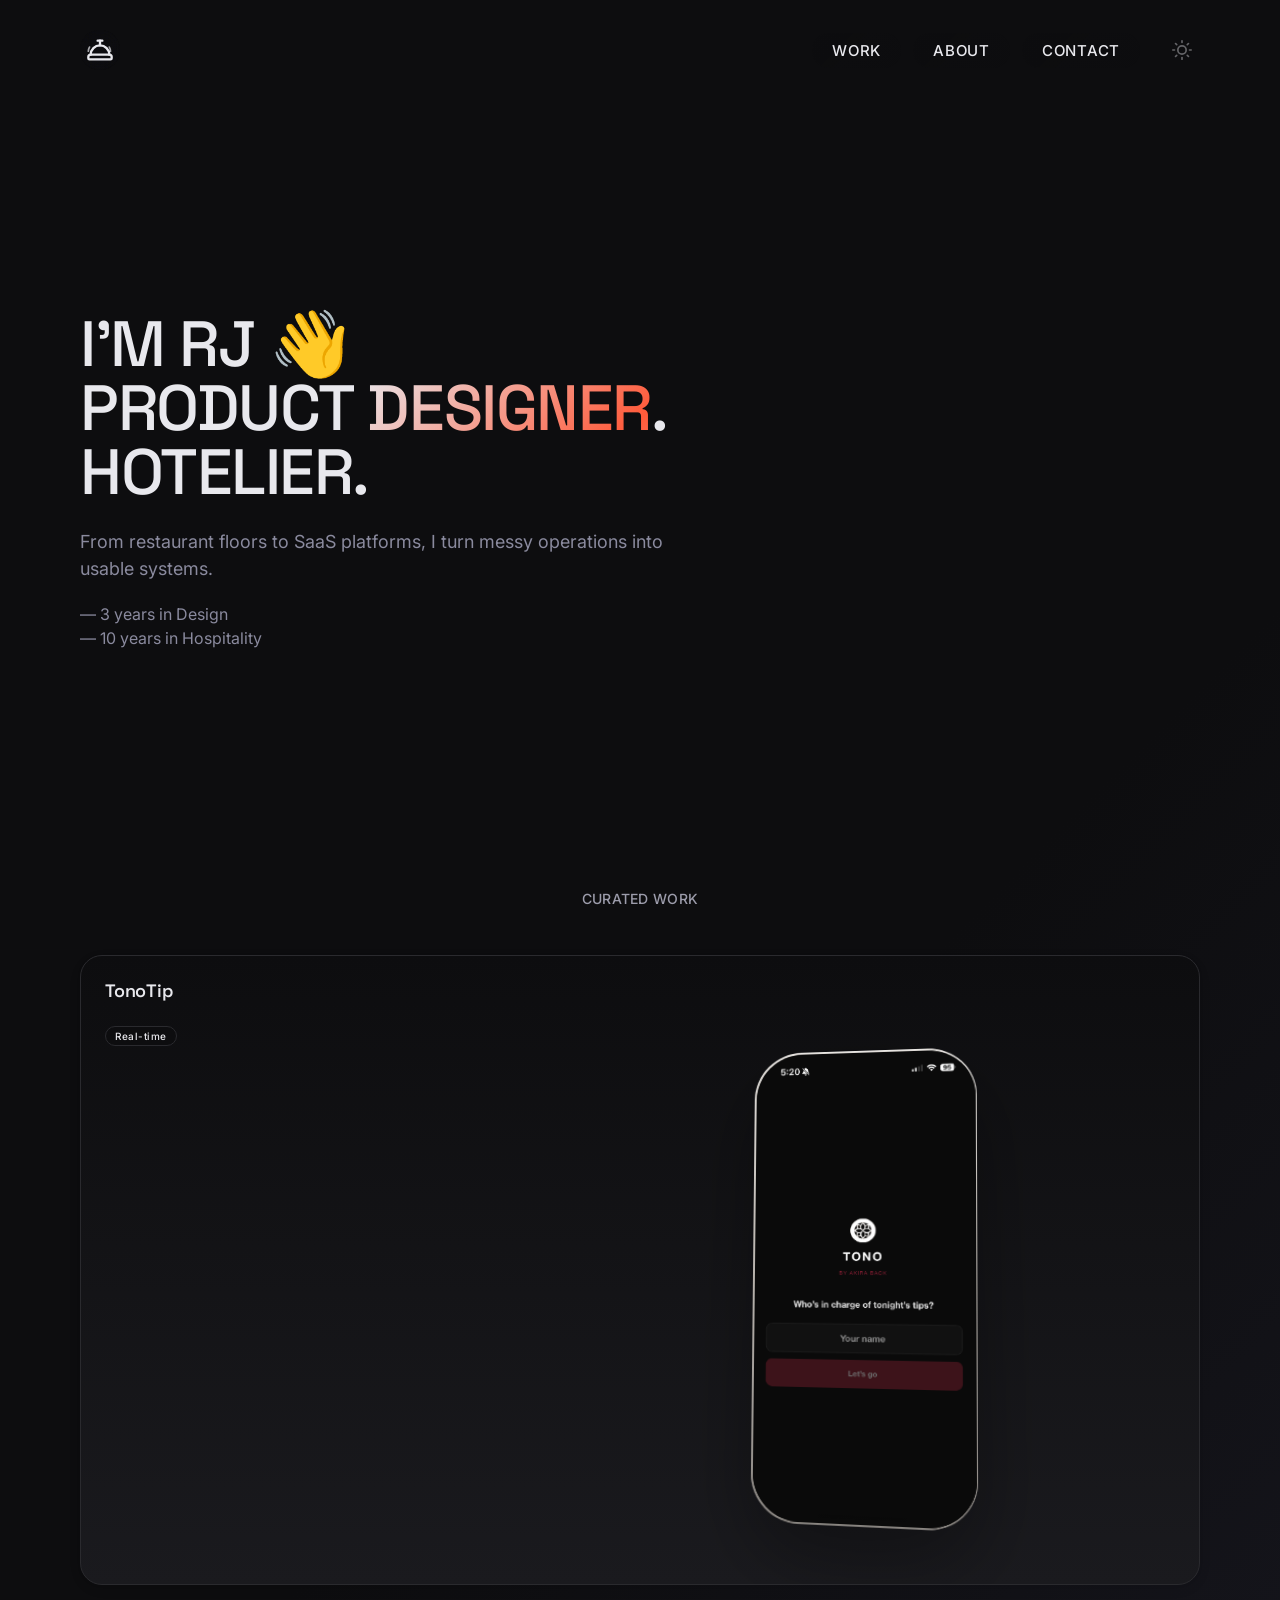
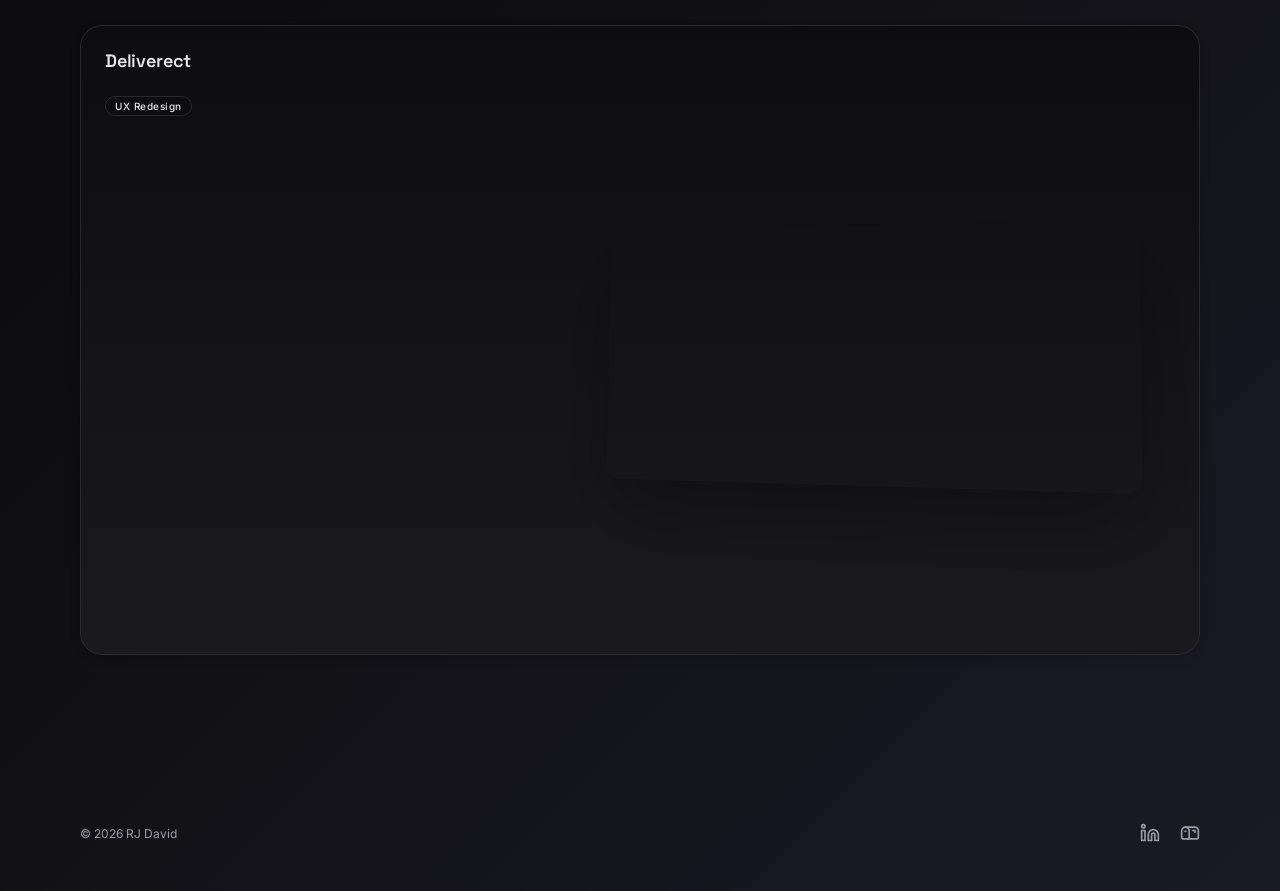
<file: index.html>
<!doctype html>
<html lang="en">
<head>
  <meta charset="UTF-8">
  <meta name="viewport" content="width=device-width, initial-scale=1.0">
  <link rel="icon" href="favicon.svg" type="image/svg+xml">
  <title>RJ David — Product Designer</title>
  <link rel="preconnect" href="https://fonts.googleapis.com">
  <link href="https://fonts.googleapis.com/css2?family=Space+Grotesk:wght@400;500;700&family=Inter:wght@400;500;600&display=swap" rel="stylesheet">
  <script>
    (function() {
      try {
        var theme = localStorage.getItem('theme') || 'dark';
        document.documentElement.setAttribute('data-theme', theme);
      } catch (e) {}
    })();
  </script>
  <link rel="stylesheet" href="styles.css">
</head>
<body>
  <div class="page-transition" id="pageTransition"></div>

  <nav>
    <a href="index.html" class="nav-avatar" aria-label="Home">
      <svg class="bell-icon" viewBox="0 0 24 24" fill="none" stroke="currentColor" stroke-width="2" stroke-linecap="round" stroke-linejoin="round" width="28" height="28">
        <path d="M3 20a1 1 0 0 1-1-1v-1a2 2 0 0 1 2-2h16a2 2 0 0 1 2 2v1a1 1 0 0 1-1 1Z"/>
        <g class="bell-body">
          <path d="M20 16a8 8 0 1 0-16 0"/>
          <g class="bell-stem">
            <path d="M10 4h4"/>
            <path d="M12 4v4"/>
          </g>
        </g>
        <g class="bell-waves">
          <path d="M2 13a7 7 0 0 1 1-3.5" opacity="0.7" stroke-width="1.5"/>
          <path d="M21 13a7 7 0 0 0-1-3.5" opacity="0.7" stroke-width="1.5"/>
        </g>
      </svg>
    </a>
    <div class="nav-right">
      <ul class="nav-links">
        <li><a href="#work">Work</a></li>
        <li><a href="about.html">About</a></li>
        <li><a href="contact.html">Contact</a></li>
      </ul>
      <button class="theme-toggle" aria-label="Toggle theme">
        <svg class="tt-sun" viewBox="0 0 24 24"><circle cx="12" cy="12" r="5"/><line x1="12" y1="1" x2="12" y2="3"/><line x1="12" y1="21" x2="12" y2="23"/><line x1="1" y1="12" x2="3" y2="12"/><line x1="21" y1="12" x2="23" y2="12"/><line x1="5.64" y1="5.64" x2="4.22" y2="4.22"/><line x1="18.36" y1="5.64" x2="19.78" y2="4.22"/><line x1="5.64" y1="18.36" x2="4.22" y2="19.78"/><line x1="18.36" y1="18.36" x2="19.78" y2="19.78"/></svg>
        <svg class="tt-moon" viewBox="0 0 24 24"><path d="M21 12.79A9 9 0 1 1 11.21 3 7 7 0 0 0 21 12.79z"/></svg>
      </button>
    </div>
  </nav>

  <section class="hero">
    <div class="hero-grid">
      <div class="hero-copy">
        <h1 class="hero-headline">I'm RJ <span class="wave-hand" aria-hidden="true">👋</span><br>Product <span class="anim-designer">Designer</span>.<br>Hotelier.</h1>
        <p class="hero-supporting">From restaurant floors to SaaS platforms, I turn messy operations into usable systems.</p>
        <p class="hero-sub">— 3 years in Design<br>— 10 years in Hospitality</p>
      </div>
    </div>
  </section>

  <section class="section" id="work">
    <div class="container">
      <p class="section-label reveal">Curated Work</p>
      <div class="projects-grid">
        <a href="tonotip.html" class="project-card">
          <div class="card-accent" style="background:#007aff;opacity:0"></div>
          <div class="card-image mockup-stage mockup-tono" aria-hidden="true">
            <div class="phone-mockup phone-mockup--tilt">
            <div class="phone-mockup-screen">
                <img src="mockups/tono/login.png" alt="TonoTip Login" loading="lazy">
              </div>
            </div>
          </div>
          <div class="cs-content">
            <p class="cs-title">TonoTip</p>
            <p class="cs-desc">Real-time tipping system for restaurant staff. Digitized tip distribution for server assistants and bartenders.</p>
            <div class="cs-pills">
              <span class="cs-pill">Real-time</span>
            </div>
            <span class="card-stamp" style="color:#059669;border-color:#059669">🤖 Replaced manual calculations</span>
            <span class="card-stamp card-stamp-second">⚡ 3min shift setup</span>
            <span class="card-stamp" style="color:#c73a1d;border-color:#c73a1d">🔥 Used every shift</span>
          </div>
          <div class="cs-arrow">
            <svg viewBox="0 0 24 24"><line x1="7" y1="17" x2="17" y2="7"/><polyline points="7 7 17 7 17 17"/></svg>
          </div>
        </a>
        <a href="deliverect.html" class="project-card">
          <div class="card-accent" style="background:#c73a1d;opacity:0"></div>
          <div class="card-image mockup-stage mockup-deliverect-video" aria-hidden="true">
            <video autoplay muted loop playsinline class="deliverect-card-video">
              <source src="mockups/deliverect/demo.mp4" type="video/mp4">
            </video>
          </div>
          <div class="cs-content">
            <p class="cs-title">Deliverect</p>
            <p class="cs-desc">Settings redesign for restaurant operators. Structured settings experience across multiple POS integrations.</p>
            <div class="cs-pills">
              <span class="cs-pill">UX Redesign</span>
            </div>
            <span class="card-stamp" style="color:#c73a1d;border-color:#c73a1d">⭐ +100% CSAT</span>
            <span class="card-stamp card-stamp-second">📐 40% fewer tickets</span>
          </div>
          <div class="cs-arrow">
            <svg viewBox="0 0 24 24"><line x1="7" y1="17" x2="17" y2="7"/><polyline points="7 7 17 7 17 17"/></svg>
          </div>
        </a>
      </div>
    </div>
  </section>

  <footer>
    <p class="footer-copy">© 2026 RJ David</p>
    <div class="footer-links">
      <a href="https://www.linkedin.com/in/rj-david/" target="_blank" aria-label="LinkedIn">
        <svg class="li-icon" viewBox="0 0 24 24" fill="none" stroke="currentColor" stroke-width="2" stroke-linecap="round" stroke-linejoin="round"><path class="li-draw" d="M16 8a6 6 0 0 1 6 6v7h-4v-7a2 2 0 0 0-2-2 2 2 0 0 0-2 2v7h-4v-7a6 6 0 0 1 6-6z"/><rect class="li-draw" x="2" y="9" width="4" height="12"/><circle class="li-draw" cx="4" cy="4" r="2"/></svg>
      </a>
<a href="mailto:rj.david@ymail.com" aria-label="Email">
        <svg class="mailbox-icon" viewBox="0 0 24 24" fill="none" stroke="currentColor" stroke-width="2" stroke-linecap="round" stroke-linejoin="round" style="overflow: visible;"><path d="M22 17a2 2 0 0 1-2 2H4a2 2 0 0 1-2-2V9.5C2 7 4 5 6.5 5H18c2.2 0 4 1.8 4 4v8Z"/><path class="mailbox-flag" d="M18 11V9H15"/><path d="M6.5 5C9 5 11 7 11 9.5V17a2 2 0 0 1-2 2"/><line x1="6" x2="7" y1="10" y2="10"/></svg>
      </a>
    </div>
  </footer>

  <script src="main.js"></script>
</body>
</html>
</file>
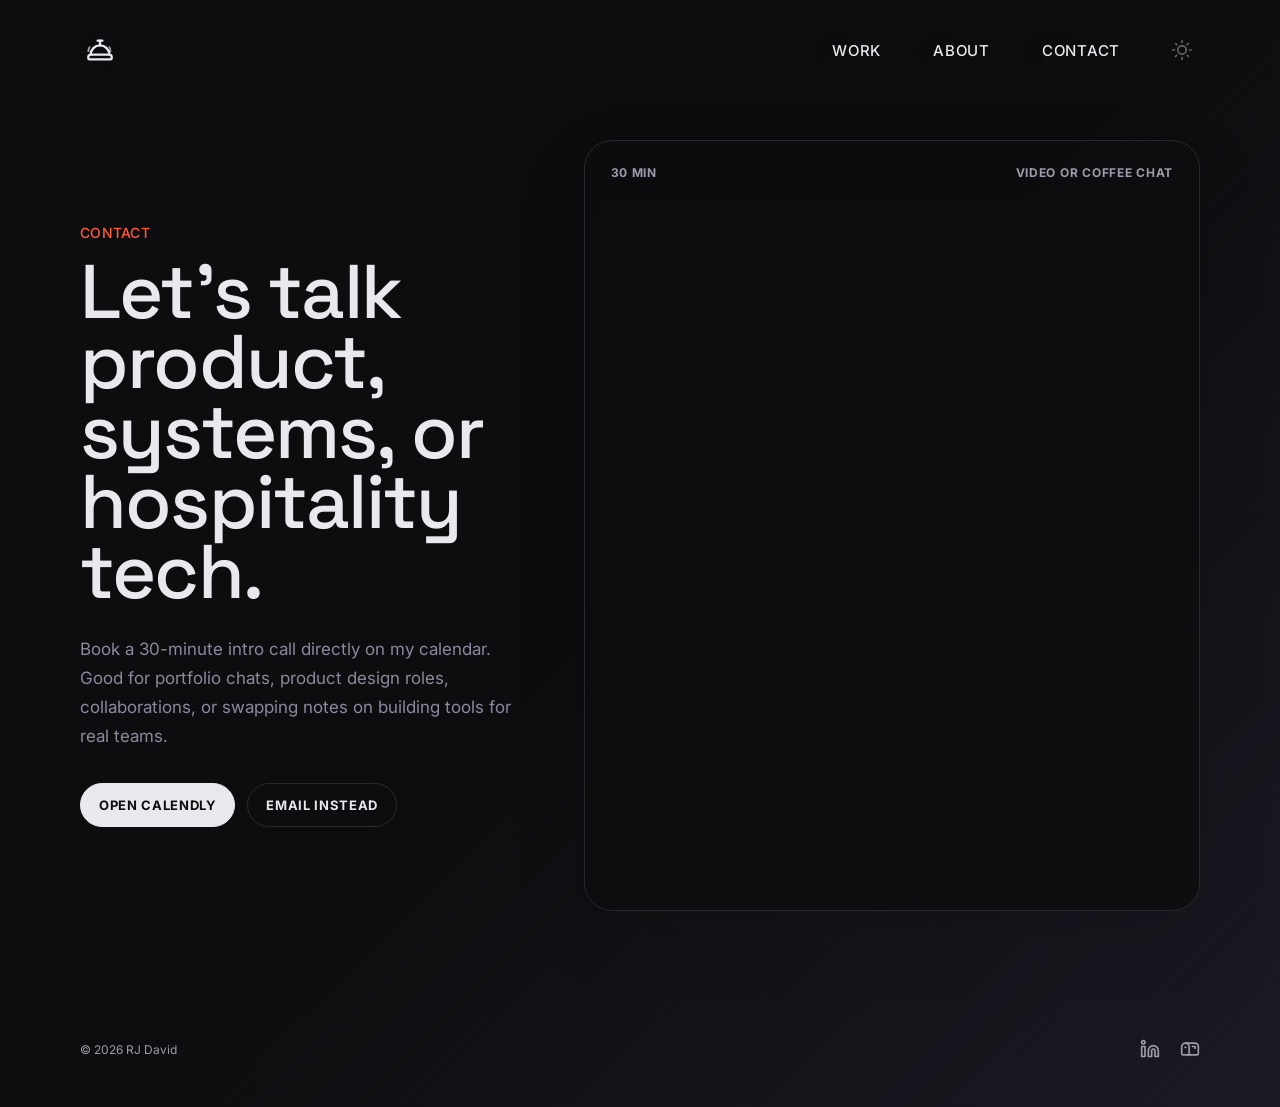
<file: contact.html>
<!doctype html>
<html lang="en">
<head>
  <meta charset="UTF-8">
  <meta name="viewport" content="width=device-width, initial-scale=1.0">
  <link rel="icon" href="favicon.svg" type="image/svg+xml">
  <title>Contact — RJ David</title>
  <link rel="preconnect" href="https://fonts.googleapis.com">
  <link href="https://fonts.googleapis.com/css2?family=Space+Grotesk:wght@400;500;700&family=Inter:wght@400;500;600&display=swap" rel="stylesheet">
  <script>
    (function() {
      try {
        var theme = localStorage.getItem('theme') || 'dark';
        document.documentElement.setAttribute('data-theme', theme);
      } catch (e) {}
    })();
  </script>
  <link rel="stylesheet" href="styles.css">
</head>
<body>
  <div class="page-transition" id="pageTransition"></div>

  <nav>
    <a href="index.html" class="nav-avatar" aria-label="Home">
      <svg class="bell-icon" viewBox="0 0 24 24" fill="none" stroke="currentColor" stroke-width="2" stroke-linecap="round" stroke-linejoin="round" width="28" height="28">
        <path d="M3 20a1 1 0 0 1-1-1v-1a2 2 0 0 1 2-2h16a2 2 0 0 1 2 2v1a1 1 0 0 1-1 1Z"/>
        <g class="bell-body">
          <path d="M20 16a8 8 0 1 0-16 0"/>
          <g class="bell-stem">
            <path d="M10 4h4"/>
            <path d="M12 4v4"/>
          </g>
        </g>
        <g class="bell-waves">
          <path d="M2 13a7 7 0 0 1 1-3.5" opacity="0.7" stroke-width="1.5"/>
          <path d="M21 13a7 7 0 0 0-1-3.5" opacity="0.7" stroke-width="1.5"/>
        </g>
      </svg>
    </a>
    <div class="nav-right">
      <ul class="nav-links">
        <li><a href="index.html#work">Work</a></li>
        <li><a href="about.html">About</a></li>
        <li><a href="contact.html">Contact</a></li>
      </ul>
      <button class="theme-toggle" aria-label="Toggle theme">
        <svg class="tt-sun" viewBox="0 0 24 24"><circle cx="12" cy="12" r="5"/><line x1="12" y1="1" x2="12" y2="3"/><line x1="12" y1="21" x2="12" y2="23"/><line x1="1" y1="12" x2="3" y2="12"/><line x1="21" y1="12" x2="23" y2="12"/><line x1="5.64" y1="5.64" x2="4.22" y2="4.22"/><line x1="18.36" y1="5.64" x2="19.78" y2="4.22"/><line x1="5.64" y1="18.36" x2="4.22" y2="19.78"/><line x1="18.36" y1="18.36" x2="19.78" y2="19.78"/></svg>
        <svg class="tt-moon" viewBox="0 0 24 24"><path d="M21 12.79A9 9 0 1 1 11.21 3 7 7 0 0 0 21 12.79z"/></svg>
      </button>
    </div>
  </nav>

  <main class="contact-page">
    <section class="contact-hero">
      <div class="contact-copy reveal">
        <p class="eyebrow">Contact</p>
        <h1 class="contact-title">Let’s talk product, systems, or hospitality tech.</h1>
        <p class="contact-subtitle">Book a 30-minute intro call directly on my calendar. Good for portfolio chats, product design roles, collaborations, or swapping notes on building tools for real teams.</p>
        <div class="contact-actions">
          <a href="https://calendly.com/rj-david/30min" target="_blank" rel="noopener noreferrer" class="contact-action-primary">Open Calendly</a>
          <a href="mailto:rj.david@ymail.com" class="contact-action-secondary">Email instead</a>
        </div>
      </div>

      <div class="contact-panel reveal">
        <div class="contact-panel-header">
          <span>30 min</span>
          <span>Video or coffee chat</span>
        </div>
        <div class="calendly-inline-widget" data-calendly-url="https://calendly.com/rj-david/30min" data-url="https://calendly.com/rj-david/30min?background_color=f8f7f4&text_color=212121&primary_color=c73a1d" title="Book a meeting with RJ David"></div>
      </div>
    </section>
  </main>

  <footer>
    <p class="footer-copy">© 2026 RJ David</p>
    <div class="footer-links">
      <a href="https://www.linkedin.com/in/rj-david/" target="_blank" rel="noopener noreferrer" aria-label="LinkedIn">
        <svg class="li-icon" viewBox="0 0 24 24" fill="none" stroke="currentColor" stroke-width="2" stroke-linecap="round" stroke-linejoin="round"><path class="li-draw" d="M16 8a6 6 0 0 1 6 6v7h-4v-7a2 2 0 0 0-2-2 2 2 0 0 0-2 2v7h-4v-7a6 6 0 0 1 6-6z"/><rect class="li-draw" x="2" y="9" width="4" height="12"/><circle class="li-draw" cx="4" cy="4" r="2"/></svg>
      </a>
<a href="mailto:rj.david@ymail.com" aria-label="Email">
        <svg class="mailbox-icon" viewBox="0 0 24 24" fill="none" stroke="currentColor" stroke-width="2" stroke-linecap="round" stroke-linejoin="round" style="overflow: visible;"><path d="M22 17a2 2 0 0 1-2 2H4a2 2 0 0 1-2-2V9.5C2 7 4 5 6.5 5H18c2.2 0 4 1.8 4 4v8Z"/><path class="mailbox-flag" d="M18 11V9H15"/><path d="M6.5 5C9 5 11 7 11 9.5V17a2 2 0 0 1-2 2"/><line x1="6" x2="7" y1="10" y2="10"/></svg>
      </a>
    </div>
  </footer>

  <script src="https://assets.calendly.com/assets/external/widget.js" async></script>
  <script src="main.js"></script>
</body>
</html>
</file>
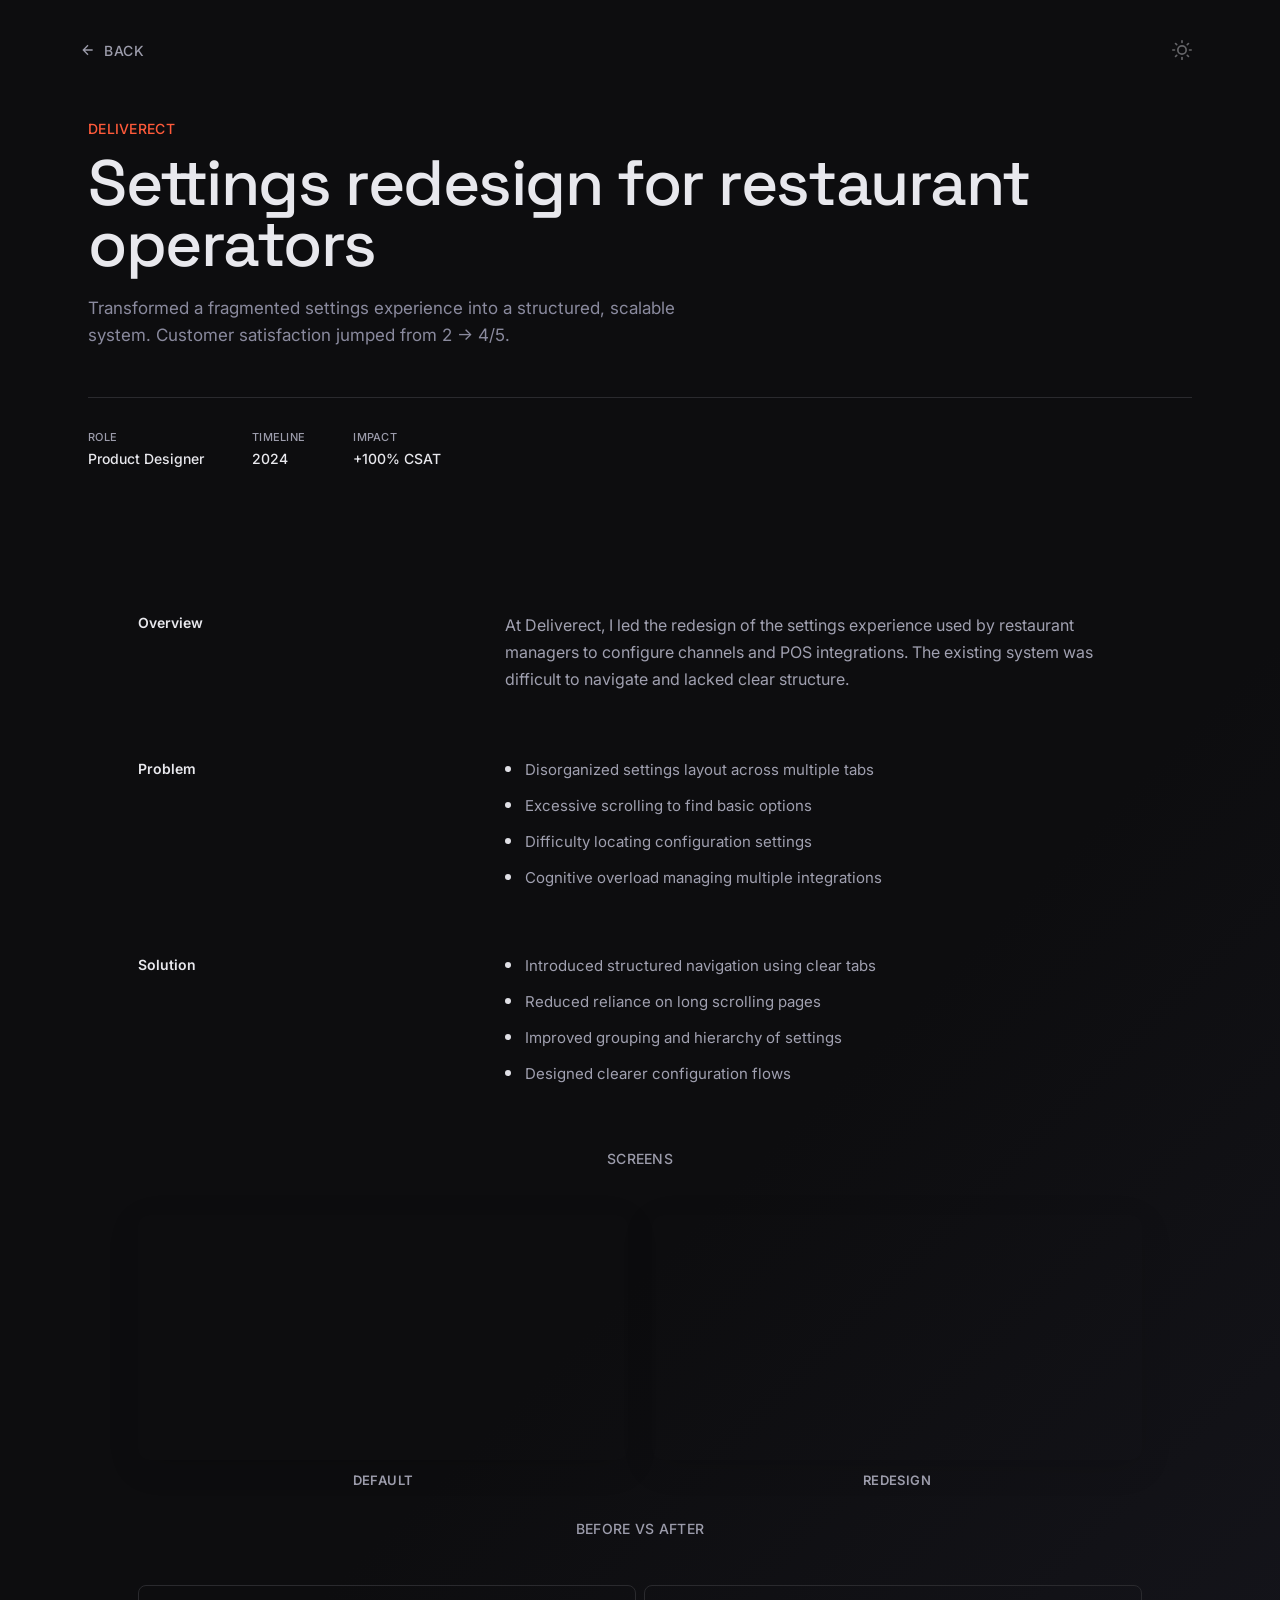
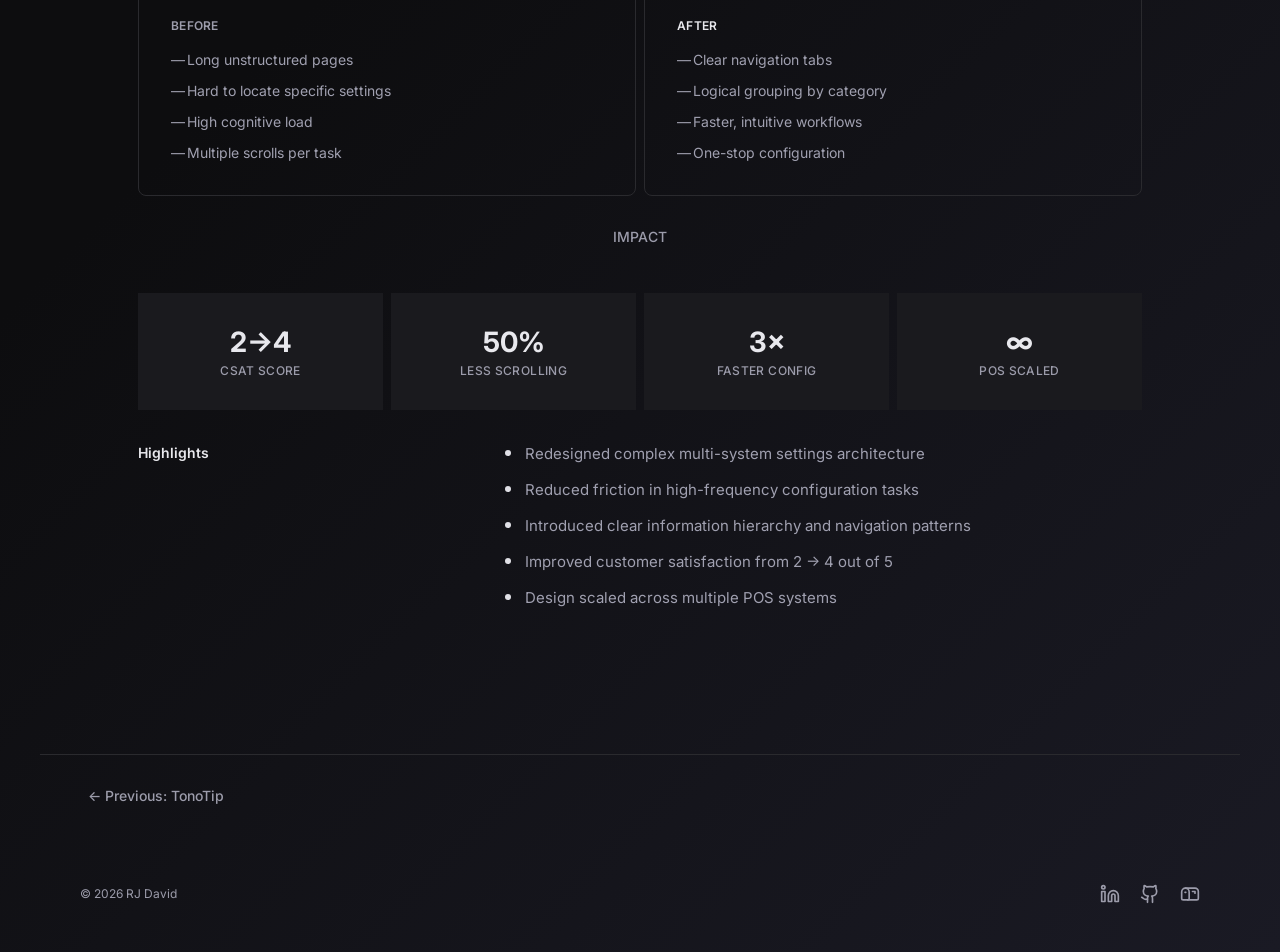
<file: deliverect.html>
<!doctype html>
<html lang="en">
<head>
  <meta charset="UTF-8">
  <meta name="viewport" content="width=device-width, initial-scale=1.0">
  <link rel="icon" href="favicon.svg" type="image/svg+xml">
  <title>Deliverect — RJ David</title>
  <link rel="preconnect" href="https://fonts.googleapis.com">
  <link href="https://fonts.googleapis.com/css2?family=Space+Grotesk:wght@400;500;700&family=Inter:wght@400;500;600&display=swap" rel="stylesheet">
  <script>
    (function() {
      try {
        var theme = localStorage.getItem('theme') || 'dark';
        document.documentElement.setAttribute('data-theme', theme);
      } catch (e) {}
    })();
  </script>
  <link rel="stylesheet" href="styles.css">
</head>
<body>
  <div class="page-transition" id="pageTransition"></div>

  <nav>
    <a href="index.html" class="nav-back">
      <svg width="16" height="16" viewBox="0 0 24 24" fill="none" stroke="currentColor" stroke-width="2"><path d="M19 12H5m7-7l-7 7 7 7"/></svg>
      Back
    </a>
    <button class="theme-toggle" aria-label="Toggle theme">
      <svg class="tt-sun" viewBox="0 0 24 24"><circle cx="12" cy="12" r="5"/><line x1="12" y1="1" x2="12" y2="3"/><line x1="12" y1="21" x2="12" y2="23"/><line x1="1" y1="12" x2="3" y2="12"/><line x1="21" y1="12" x2="23" y2="12"/><line x1="5.64" y1="5.64" x2="4.22" y2="4.22"/><line x1="18.36" y1="5.64" x2="19.78" y2="4.22"/><line x1="5.64" y1="18.36" x2="4.22" y2="19.78"/><line x1="18.36" y1="18.36" x2="19.78" y2="19.78"/></svg>
      <svg class="tt-moon" viewBox="0 0 24 24"><path d="M21 12.79A9 9 0 1 1 11.21 3 7 7 0 0 0 21 12.79z"/></svg>
    </button>
  </nav>

  <section class="project-hero">
    <p class="eyebrow reveal">Deliverect</p>
    <h1 class="project-title reveal">Settings redesign for restaurant operators</h1>
    <p class="project-subtitle reveal">Transformed a fragmented settings experience into a structured, scalable system. Customer satisfaction jumped from 2 → 4/5.</p>
    <div class="project-meta reveal">
      <div class="meta-item"><label>Role</label><span>Product Designer</span></div>
      <div class="meta-item"><label>Timeline</label><span>2024</span></div>
      <div class="meta-item"><label>Impact</label><span>+100% CSAT</span></div>
    </div>
  </section>

  <div class="section-content">
    <div class="content-block reveal">
      <h2 class="label">Overview</h2>
      <p>At Deliverect, I led the redesign of the settings experience used by restaurant managers to configure channels and POS integrations. The existing system was difficult to navigate and lacked clear structure.</p>
    </div>

    <div class="content-block reveal">
      <h2 class="label">Problem</h2>
      <ul class="highlight-list">
        <li>Disorganized settings layout across multiple tabs</li>
        <li>Excessive scrolling to find basic options</li>
        <li>Difficulty locating configuration settings</li>
        <li>Cognitive overload managing multiple integrations</li>
      </ul>
    </div>

    <div class="content-block reveal">
      <h2 class="label">Solution</h2>
      <ul class="highlight-list">
        <li>Introduced structured navigation using clear tabs</li>
        <li>Reduced reliance on long scrolling pages</li>
        <li>Improved grouping and hierarchy of settings</li>
        <li>Designed clearer configuration flows</li>
      </ul>
    </div>

    <div class="reveal">
      <p class="section-label">Screens</p>
      <div class="deliverect-video-list" style="margin:32px 0;">
        <div style="text-align:center;width:100%;">
          <video autoplay muted loop playsinline>
            <source src="mockups/deliverect/default.mp4" type="video/mp4">
          </video>
          <p style="margin-top:12px;font-size:13px;font-weight:600;color:var(--muted);letter-spacing:0.03em;text-transform:uppercase;">Default</p>
        </div>
        <div style="text-align:center;width:100%;">
          <video autoplay muted loop playsinline>
            <source src="mockups/deliverect/flow1.mp4" type="video/mp4">
          </video>
          <p style="margin-top:12px;font-size:13px;font-weight:600;color:var(--muted);letter-spacing:0.03em;text-transform:uppercase;">Redesign</p>
        </div>
      </div>
    </div>

    <div class="reveal">
      <p class="section-label">Before vs After</p>
      <div class="comparison">
        <div class="comparison-col before">
          <h3>Before</h3>
          <ul>
            <li>Long unstructured pages</li>
            <li>Hard to locate specific settings</li>
            <li>High cognitive load</li>
            <li>Multiple scrolls per task</li>
          </ul>
        </div>
        <div class="comparison-col after">
          <h3>After</h3>
          <ul>
            <li>Clear navigation tabs</li>
            <li>Logical grouping by category</li>
            <li>Faster, intuitive workflows</li>
            <li>One-stop configuration</li>
          </ul>
        </div>
      </div>
    </div>

    <div class="reveal">
      <p class="section-label">Impact</p>
      <div class="impact-grid">
        <div class="impact-item"><div class="number">2→4</div><div class="label">CSAT score</div></div>
        <div class="impact-item"><div class="number">50%</div><div class="label">Less scrolling</div></div>
        <div class="impact-item"><div class="number">3×</div><div class="label">Faster config</div></div>
        <div class="impact-item"><div class="number">∞</div><div class="label">POS scaled</div></div>
      </div>
    </div>

    <div class="content-block reveal">
      <h2 class="label">Highlights</h2>
      <ul class="highlight-list">
        <li>Redesigned complex multi-system settings architecture</li>
        <li>Reduced friction in high-frequency configuration tasks</li>
        <li>Introduced clear information hierarchy and navigation patterns</li>
        <li>Improved customer satisfaction from 2 → 4 out of 5</li>
        <li>Design scaled across multiple POS systems</li>
      </ul>
    </div>
  </div>

  <div class="nav-bottom">
    <a href="tonotip.html">← Previous: TonoTip</a>
  </div>

  <footer>
    <p class="footer-copy">© 2026 RJ David</p>
    <div class="footer-links">
      <a href="https://linkedin.com" target="_blank" aria-label="LinkedIn">
        <svg class="li-icon" viewBox="0 0 24 24" fill="none" stroke="currentColor" stroke-width="2" stroke-linecap="round" stroke-linejoin="round"><path class="li-draw" d="M16 8a6 6 0 0 1 6 6v7h-4v-7a2 2 0 0 0-2-2 2 2 0 0 0-2 2v7h-4v-7a6 6 0 0 1 6-6z"/><rect class="li-draw" x="2" y="9" width="4" height="12"/><circle class="li-draw" cx="4" cy="4" r="2"/></svg>
      </a>
      <a href="https://github.com" target="_blank" aria-label="GitHub">
        <svg class="gh-icon" viewBox="0 0 24 24" fill="none" stroke="currentColor" stroke-width="2" stroke-linecap="round" stroke-linejoin="round"><path class="gh-body" d="M15 22v-4a4.8 4.8 0 0 0-1-3.5c3 0 6-2 6-5.5.08-1.25-.27-2.48-1-3.5.28-1.15.28-2.35 0-3.5 0 0-1 0-3 1.5-2.64-.5-5.36-.5-8 0C6 2 5 2 5 2c-.3 1.15-.3 2.35 0 3.5A5.403 5.403 0 0 0 4 9c0 3.5 3 5.5 6 5.5-.39.49-.68 1.05-.85 1.65-.17.6-.22 1.23-.15 1.85v4"/><path class="gh-tail" d="M9 18c-4.51 2-5-2-7-2"/></svg>
      </a>
      <a href="mailto:hello@rjdavid.com" aria-label="Email">
        <svg class="mailbox-icon" viewBox="0 0 24 24" fill="none" stroke="currentColor" stroke-width="2" stroke-linecap="round" stroke-linejoin="round" style="overflow: visible;"><path d="M22 17a2 2 0 0 1-2 2H4a2 2 0 0 1-2-2V9.5C2 7 4 5 6.5 5H18c2.2 0 4 1.8 4 4v8Z"/><path class="mailbox-flag" d="M18 11V9H15"/><path d="M6.5 5C9 5 11 7 11 9.5V17a2 2 0 0 1-2 2"/><line x1="6" x2="7" y1="10" y2="10"/></svg>
      </a>
    </div>
  </footer>

  <script src="main.js"></script>
</body>
</html>
</file>
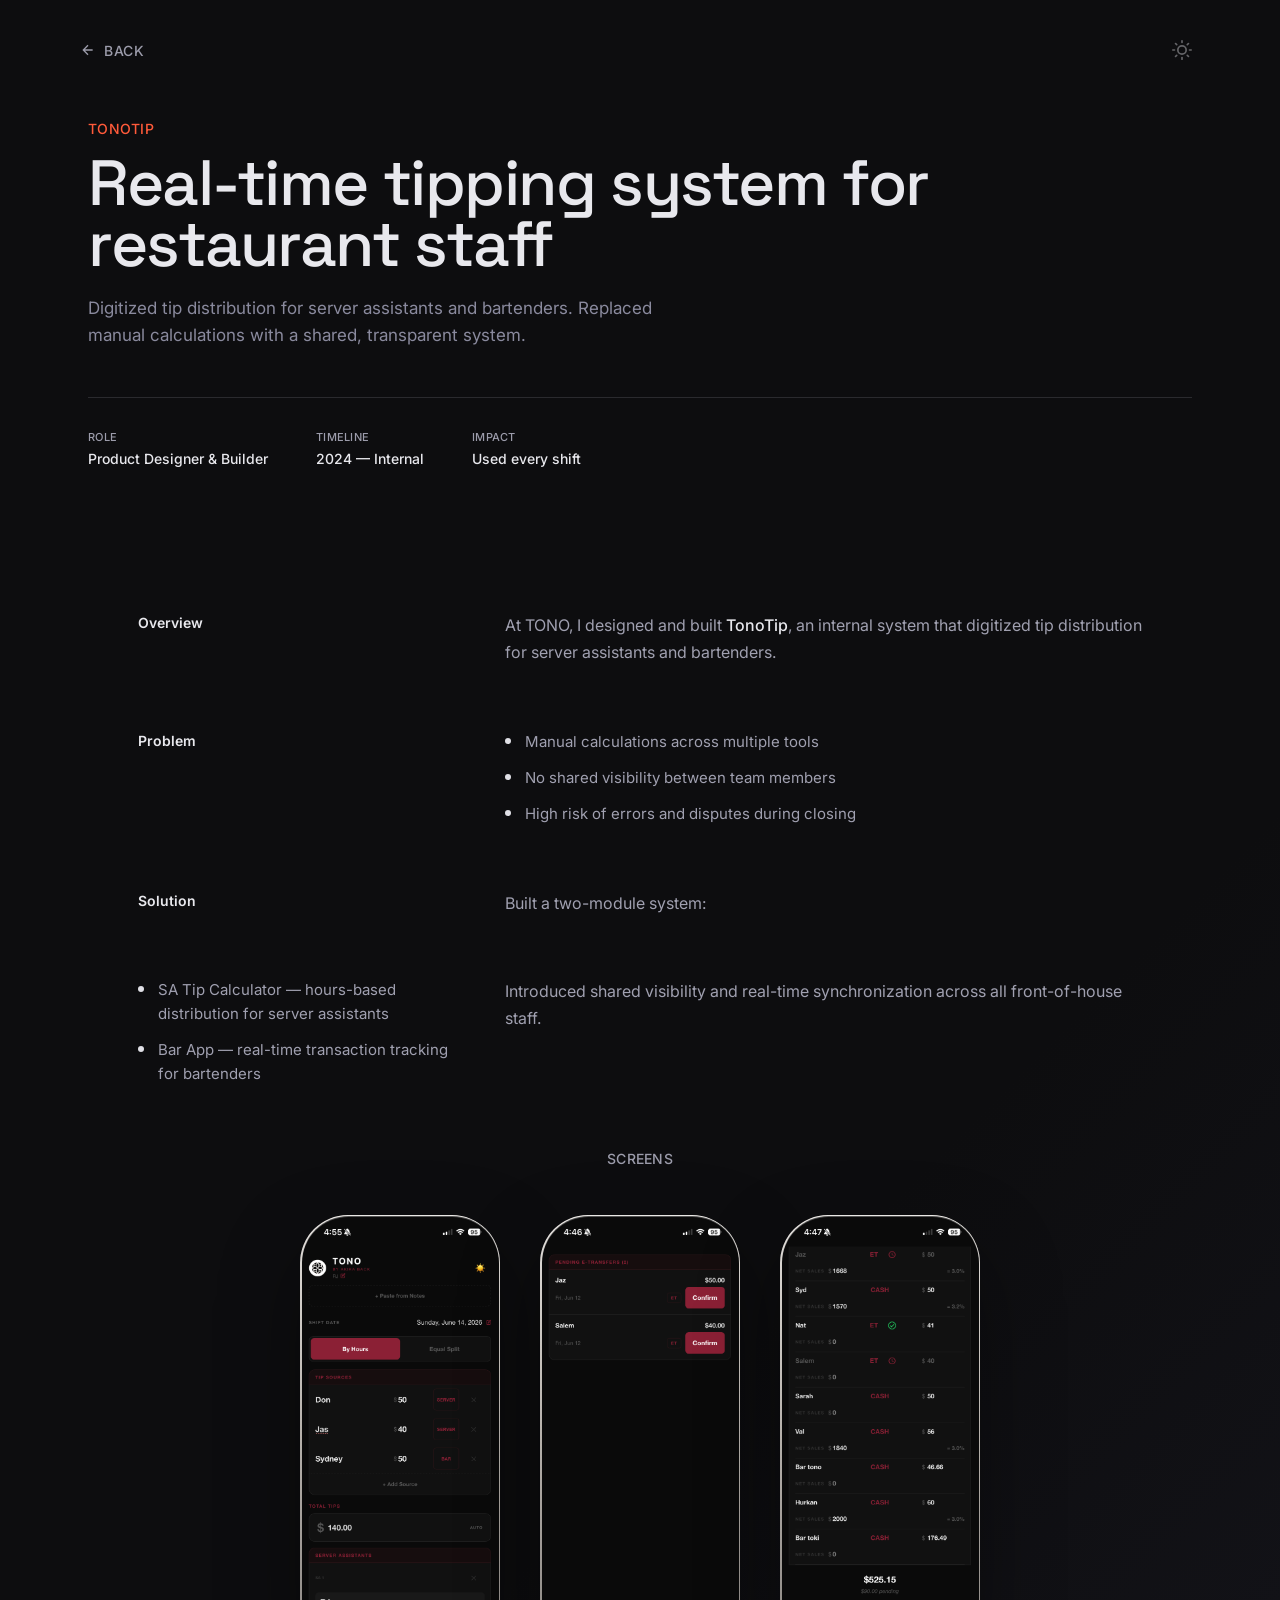
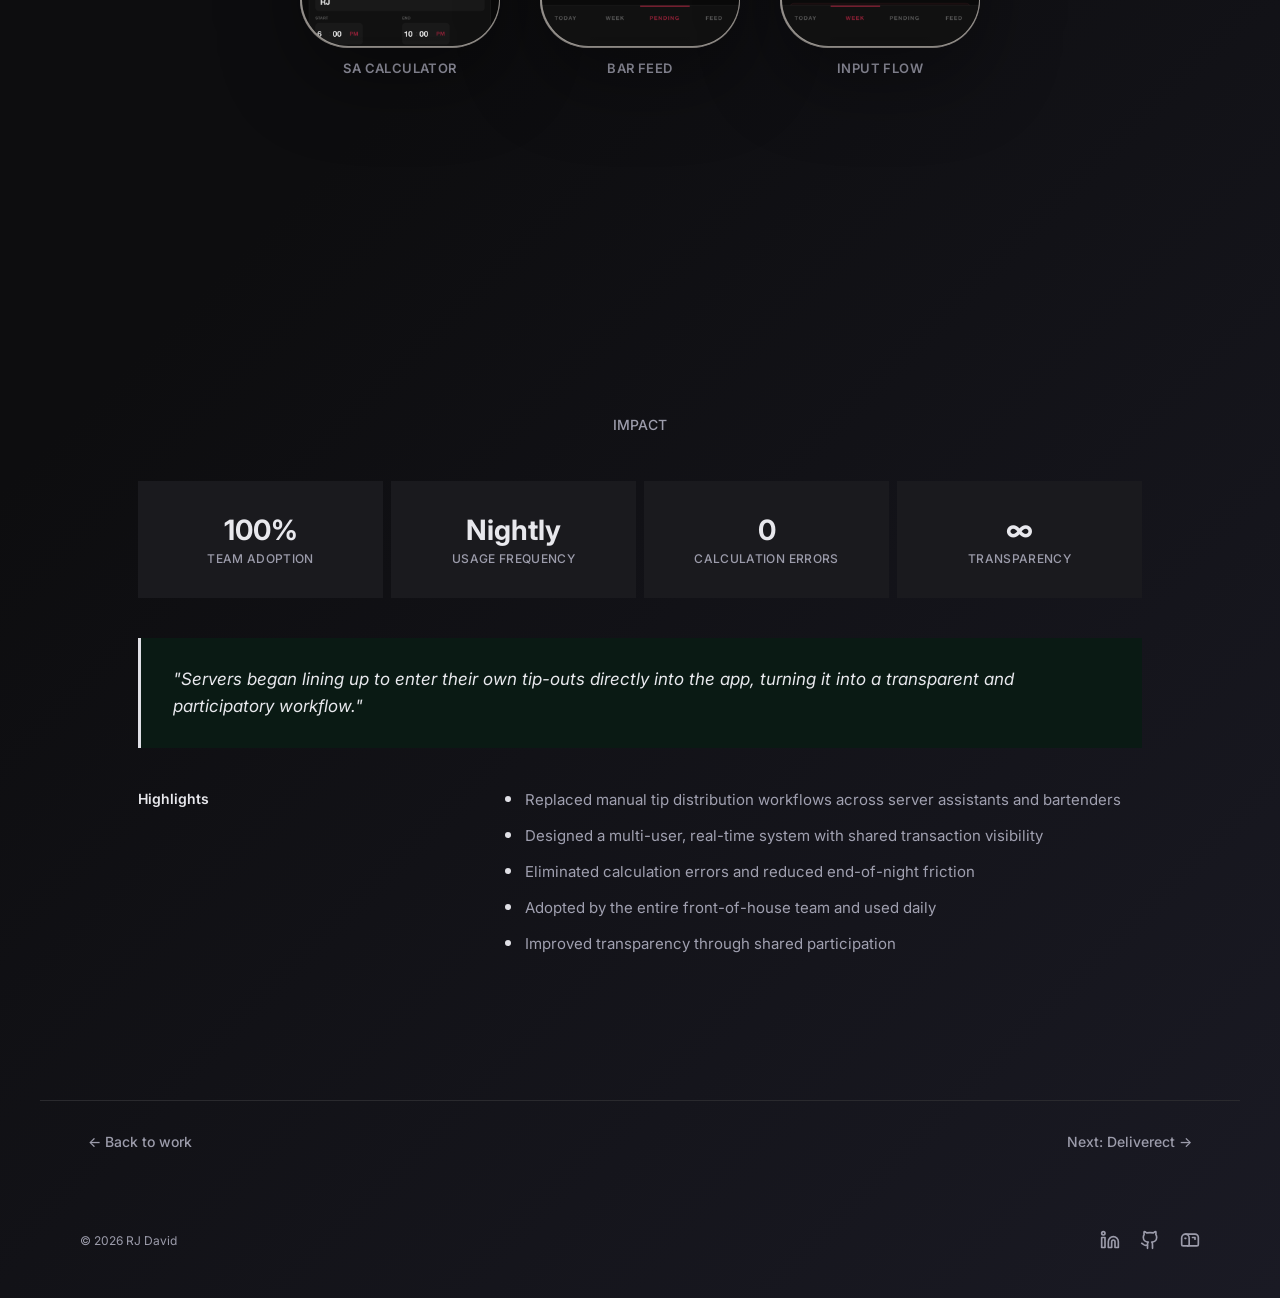
<file: tonotip.html>
<!doctype html>
<html lang="en">
<head>
  <meta charset="UTF-8">
  <meta name="viewport" content="width=device-width, initial-scale=1.0">
  <link rel="icon" href="favicon.svg" type="image/svg+xml">
  <title>TonoTip — RJ David</title>
  <link rel="preconnect" href="https://fonts.googleapis.com">
  <link href="https://fonts.googleapis.com/css2?family=Space+Grotesk:wght@400;500;700&family=Inter:wght@400;500;600&display=swap" rel="stylesheet">
  <script>
    (function() {
      try {
        var theme = localStorage.getItem('theme') || 'dark';
        document.documentElement.setAttribute('data-theme', theme);
      } catch (e) {}
    })();
  </script>
  <link rel="stylesheet" href="styles.css">
</head>
<body>
  <div class="page-transition" id="pageTransition"></div>

  <nav>
    <a href="index.html" class="nav-back">
      <svg width="16" height="16" viewBox="0 0 24 24" fill="none" stroke="currentColor" stroke-width="2"><path d="M19 12H5m7-7l-7 7 7 7"/></svg>
      Back
    </a>
    <button class="theme-toggle" aria-label="Toggle theme">
      <svg class="tt-sun" viewBox="0 0 24 24"><circle cx="12" cy="12" r="5"/><line x1="12" y1="1" x2="12" y2="3"/><line x1="12" y1="21" x2="12" y2="23"/><line x1="1" y1="12" x2="3" y2="12"/><line x1="21" y1="12" x2="23" y2="12"/><line x1="5.64" y1="5.64" x2="4.22" y2="4.22"/><line x1="18.36" y1="5.64" x2="19.78" y2="4.22"/><line x1="5.64" y1="18.36" x2="4.22" y2="19.78"/><line x1="18.36" y1="18.36" x2="19.78" y2="19.78"/></svg>
      <svg class="tt-moon" viewBox="0 0 24 24"><path d="M21 12.79A9 9 0 1 1 11.21 3 7 7 0 0 0 21 12.79z"/></svg>
    </button>
  </nav>

  <section class="project-hero">
    <p class="eyebrow reveal">TonoTip</p>
    <h1 class="project-title reveal">Real-time tipping system for restaurant staff</h1>
    <p class="project-subtitle reveal">Digitized tip distribution for server assistants and bartenders. Replaced manual calculations with a shared, transparent system.</p>
    <div class="project-meta reveal">
      <div class="meta-item"><label>Role</label><span>Product Designer & Builder</span></div>
      <div class="meta-item"><label>Timeline</label><span>2024 — Internal</span></div>
      <div class="meta-item"><label>Impact</label><span>Used every shift</span></div>
    </div>
  </section>

    <div class="section-content">
    <div class="content-block reveal">
      <h2 class="label">Overview</h2>
      <p>At TONO, I designed and built <strong>TonoTip</strong>, an internal system that digitized tip distribution for server assistants and bartenders.</p>
    </div>

    <div class="content-block reveal">
      <h2 class="label">Problem</h2>
      <ul class="highlight-list">
        <li>Manual calculations across multiple tools</li>
        <li>No shared visibility between team members</li>
        <li>High risk of errors and disputes during closing</li>
      </ul>
    </div>

    <div class="content-block reveal">
      <h2 class="label">Solution</h2>
      <p>Built a two-module system:</p>
      <ul class="highlight-list" style="margin-top:12px;">
        <li>SA Tip Calculator — hours-based distribution for server assistants</li>
        <li>Bar App — real-time transaction tracking for bartenders</li>
      </ul>
      <p style="margin-top:12px;">Introduced shared visibility and real-time synchronization across all front-of-house staff.</p>
    </div>

    <div class="reveal">
      <p class="section-label">Screens</p>
      <div class="phone-mockup--spread" style="margin:32px 0;">
        <div style="text-align:center;">
          <div class="phone-mockup" style="margin:0 auto;">
            <div class="phone-mockup-screen">
              <img src="mockups/tono/sa-01.png" alt="SA Calculator" loading="lazy">
            </div>
          </div>
          <p style="margin-top:12px;font-size:13px;font-weight:600;color:var(--muted);letter-spacing:0.03em;text-transform:uppercase;">SA Calculator</p>
        </div>
        <div style="text-align:center;">
          <div class="phone-mockup" style="margin:0 auto;">
            <div class="phone-mockup-screen">
              <img src="mockups/tono/bar-01.png" alt="Bar Feed" loading="lazy">
            </div>
          </div>
          <p style="margin-top:12px;font-size:13px;font-weight:600;color:var(--muted);letter-spacing:0.03em;text-transform:uppercase;">Bar Feed</p>
        </div>
        <div style="text-align:center;">
          <div class="phone-mockup" style="margin:0 auto;">
            <div class="phone-mockup-screen">
              <img src="mockups/tono/bar-03.png" alt="Input Flow" loading="lazy">
            </div>
          </div>
          <p style="margin-top:12px;font-size:13px;font-weight:600;color:var(--muted);letter-spacing:0.03em;text-transform:uppercase;">Input Flow</p>
        </div>
      </div>
    </div>

    <div class="reveal">
      <p class="section-label">Before vs After</p>
      <div class="comparison">
        <div class="comparison-col before">
          <h3>Before</h3>
          <ul>
            <li>Notes app + calculator + logbook</li>
            <li>Manual verification each shift</li>
            <li>No transparency in calculations</li>
            <li>Errors led to disputes</li>
          </ul>
        </div>
        <div class="comparison-col after">
          <h3>After</h3>
          <ul>
            <li>Single shared system</li>
            <li>Real-time data visibility</li>
            <li>Faster and transparent workflow</li>
            <li>Reduced errors and disputes</li>
          </ul>
        </div>
      </div>
    </div>

    <div class="reveal">
      <p class="section-label">Impact</p>
      <div class="impact-grid">
        <div class="impact-item"><div class="number">100%</div><div class="label">Team adoption</div></div>
        <div class="impact-item"><div class="number">Nightly</div><div class="label">Usage frequency</div></div>
        <div class="impact-item"><div class="number">0</div><div class="label">Calculation errors</div></div>
        <div class="impact-item"><div class="number">∞</div><div class="label">Transparency</div></div>
      </div>
    </div>

    <div class="key-moment reveal">
      <p>"Servers began lining up to enter their own tip-outs directly into the app, turning it into a transparent and participatory workflow."</p>
    </div>

    <div class="content-block reveal">
      <h2 class="label">Highlights</h2>
      <ul class="highlight-list">
        <li>Replaced manual tip distribution workflows across server assistants and bartenders</li>
        <li>Designed a multi-user, real-time system with shared transaction visibility</li>
        <li>Eliminated calculation errors and reduced end-of-night friction</li>
        <li>Adopted by the entire front-of-house team and used daily</li>
        <li>Improved transparency through shared participation</li>
      </ul>
    </div>
  </div>

  <div class="nav-bottom">
    <a href="index.html">← Back to work</a>
    <a href="deliverect.html">Next: Deliverect →</a>
  </div>

  <footer>
    <p class="footer-copy">© 2026 RJ David</p>
    <div class="footer-links">
      <a href="https://linkedin.com" target="_blank" aria-label="LinkedIn">
        <svg class="li-icon" viewBox="0 0 24 24" fill="none" stroke="currentColor" stroke-width="2" stroke-linecap="round" stroke-linejoin="round"><path class="li-draw" d="M16 8a6 6 0 0 1 6 6v7h-4v-7a2 2 0 0 0-2-2 2 2 0 0 0-2 2v7h-4v-7a6 6 0 0 1 6-6z"/><rect class="li-draw" x="2" y="9" width="4" height="12"/><circle class="li-draw" cx="4" cy="4" r="2"/></svg>
      </a>
      <a href="https://github.com" target="_blank" aria-label="GitHub">
        <svg class="gh-icon" viewBox="0 0 24 24" fill="none" stroke="currentColor" stroke-width="2" stroke-linecap="round" stroke-linejoin="round"><path class="gh-body" d="M15 22v-4a4.8 4.8 0 0 0-1-3.5c3 0 6-2 6-5.5.08-1.25-.27-2.48-1-3.5.28-1.15.28-2.35 0-3.5 0 0-1 0-3 1.5-2.64-.5-5.36-.5-8 0C6 2 5 2 5 2c-.3 1.15-.3 2.35 0 3.5A5.403 5.403 0 0 0 4 9c0 3.5 3 5.5 6 5.5-.39.49-.68 1.05-.85 1.65-.17.6-.22 1.23-.15 1.85v4"/><path class="gh-tail" d="M9 18c-4.51 2-5-2-7-2"/></svg>
      </a>
      <a href="mailto:hello@rjdavid.com" aria-label="Email">
        <svg class="mailbox-icon" viewBox="0 0 24 24" fill="none" stroke="currentColor" stroke-width="2" stroke-linecap="round" stroke-linejoin="round" style="overflow: visible;"><path d="M22 17a2 2 0 0 1-2 2H4a2 2 0 0 1-2-2V9.5C2 7 4 5 6.5 5H18c2.2 0 4 1.8 4 4v8Z"/><path class="mailbox-flag" d="M18 11V9H15"/><path d="M6.5 5C9 5 11 7 11 9.5V17a2 2 0 0 1-2 2"/><line x1="6" x2="7" y1="10" y2="10"/></svg>
      </a>
    </div>
  </footer>

  <script src="main.js"></script>
</body>
</html>
</file>
<file: styles.css>
*, *::before, *::after { box-sizing: border-box; margin: 0; padding: 0; }
:root {
  color-scheme: dark;
  --primary: #e0e0e6;
  --cohere-black: #0a0a0c;
  --ink: #e8e8ed;
  --canvas: #0d0d0f;
  --soft-stone: #1a1a1e;
  --pale-green: #0a1a14;
  --hairline: #2a2a2e;
  --card-border: #2a2a2e;
  --muted: #9c9cab;
  --slate: #8a8a9e;
  --body-muted: #a0a0b0;
  --coral: #ff5a3a;
  --on-primary: #0d0d0f;
  --bg-gradient: linear-gradient(315deg, #1a1a24 0%, transparent 50%);
  --font-display: 'Space Grotesk', 'Inter', system-ui, sans-serif;
  --font-ui: 'Inter', system-ui, sans-serif;
}
[data-theme="light"] {
  color-scheme: light;
  --primary: #17171c;
  --ink: #212121;
  --canvas: #f8f7f4;
  --soft-stone: #eeece7;
  --pale-green: #edfce9;
  --hairline: #d9d9dd;
  --card-border: #f2f2f2;
  --muted: #5c5c6b;
  --slate: #525266;
  --body-muted: #4a4a5a;
  --coral: #c73a1d;
  --on-primary: #ffffff;
  --bg-gradient: linear-gradient(315deg, #ede8e0 0%, transparent 50%);
}
html { scroll-behavior: smooth; }
body { font-family: var(--font-ui); background-color: var(--canvas); background-image: var(--bg-gradient); color: var(--ink); min-height: 100vh; -webkit-font-smoothing: antialiased; }
::selection { background: var(--primary); color: var(--on-primary); }
a { color: inherit; text-decoration: none; }

.page-transition { position: fixed; inset: 0; background: var(--cohere-black); z-index: 9999; transform: scaleY(0); transform-origin: center; pointer-events: none; }
.page-transition.active { animation: page-in 0.35s cubic-bezier(0.34, 1.56, 0.64, 1) forwards; }
@keyframes page-in { 0% { transform: scaleY(0); } 100% { transform: scaleY(1); } }
nav { position: fixed; top: 0; left: 0; right: 0; z-index: 100; height: 100px; display: flex; align-items: center; justify-content: space-between; padding: 0 80px; }
.nav-avatar { display: flex; align-items: center; justify-content: center; width: 40px; height: 40px; border-radius: 50%; background: linear-gradient(135deg, color-mix(in srgb, var(--canvas) 10%, transparent) 0%, color-mix(in srgb, var(--canvas) 3%, transparent) 100%); backdrop-filter: blur(12px) saturate(200%); -webkit-backdrop-filter: blur(12px) saturate(200%); line-height: 0; flex-shrink: 0; }
.bell-icon { display: block; color: var(--ink); }
.bell-body { transform-origin: 50% 100%; }
.bell-waves { transform-origin: 14px 18px; }
.bell-ringing .bell-body { animation: bell-ring 0.38s ease-in-out; }
.bell-ringing .bell-stem { animation: bell-stem 0.1s ease-out forwards; }
.bell-ringing .bell-waves { animation: bell-waves 0.7s ease-out forwards; }
@keyframes bell-ring { 0% { transform: rotate(0deg); } 12.5% { transform: rotate(-2deg); } 25% { transform: rotate(2deg); } 37.5% { transform: rotate(-2deg); } 50% { transform: rotate(2deg); } 62.5% { transform: rotate(-1deg); } 75% { transform: rotate(1deg); } 100% { transform: rotate(0deg); } }
@keyframes bell-stem { 0% { transform: translateY(0); } 100% { transform: translateY(2px); } }
@keyframes bell-waves { 0% { opacity: 0; transform: scale(0.8); } 20% { opacity: 1; transform: scale(1); } 100% { opacity: 0; transform: scale(1.3); } }
.nav-links { display: flex; gap: 12px; list-style: none; align-items: center; }
.nav-links a { font-size: 15px; font-weight: 500; color: var(--ink); padding: 8px 20px; border-radius: 100px; background: linear-gradient(135deg, color-mix(in srgb, var(--canvas) 10%, transparent) 0%, color-mix(in srgb, var(--canvas) 3%, transparent) 100%); backdrop-filter: blur(12px) saturate(200%); -webkit-backdrop-filter: blur(12px) saturate(200%); transition: background 0.2s; text-transform: uppercase; letter-spacing: 0.05em; }
.nav-links a:hover { background: linear-gradient(135deg, color-mix(in srgb, var(--canvas) 18%, transparent) 0%, color-mix(in srgb, var(--canvas) 6%, transparent) 100%); }
.nav-back { display: flex; align-items: center; gap: 8px; font-size: 14px; font-weight: 500; color: var(--muted); transition: color 0.2s; text-transform: uppercase; letter-spacing: 0.05em; }
.nav-back:hover { color: var(--ink); }
.nav-back svg { transition: transform 0.2s; }
.nav-back:hover svg { transform: translateX(-4px); }
.nav-right { display: flex; align-items: center; gap: 24px; margin-left: auto; }
.theme-toggle { display: flex; align-items: center; justify-content: center; width: 36px; height: 36px; border-radius: 50%; border: none; background: none; cursor: pointer; color: var(--ink); opacity: 0.4; transition: opacity 0.2s; flex-shrink: 0; position: relative; -webkit-tap-highlight-color: transparent; }
.theme-toggle:hover { opacity: 1; }
.theme-toggle:active { transform: scale(0.86); transition: transform 0.1s; }
.theme-toggle svg { position: absolute; width: 20px; height: 20px; stroke: currentColor; fill: none; stroke-width: 2; stroke-linecap: round; stroke-linejoin: round; }
.tt-sun { transition: opacity 0.4s ease, transform 0.5s cubic-bezier(0.34, 1.56, 0.64, 1); }
.tt-moon { transition: opacity 0.4s ease, transform 0.5s cubic-bezier(0.34, 1.56, 0.64, 1); }
.tt-sun { opacity: 1; transform: scale(1) rotate(0deg); }
.tt-moon { opacity: 0; transform: scale(0.4) rotate(90deg); }
[data-theme="light"] .tt-sun { opacity: 0; transform: scale(0.4) rotate(-90deg); }
[data-theme="light"] .tt-moon { opacity: 1; transform: scale(1) rotate(0deg); }

.hero { min-height: 90vh; display: flex; flex-direction: column; justify-content: flex-end; padding: 0 80px 80px; position: relative; }
.hero-grid { max-width: 1200px; }
.hero-copy { padding-bottom: 80px; text-align: left; }
.hero-headline { font-family: var(--font-display); font-size: clamp(40px, 6vw, 64px); font-weight: 500; line-height: 1; letter-spacing: -1.44px; text-transform: uppercase; }
.hero-sub { font-size: 16px; line-height: 1.5; color: var(--slate); margin-top: 20px; max-width: 560px; }
.hero-supporting { font-size: 18px; line-height: 1.5; color: var(--slate); margin-top: 24px; max-width: 600px; }
.wave-hand { display: inline-block; transform-origin: 70% 70%; animation: wave-hand 2.4s ease-in-out infinite; }
.anim-designer { background: linear-gradient(135deg, var(--ink) 0%, var(--coral) 50%, var(--ink) 100%); background-size: 200% auto; -webkit-background-clip: text; -webkit-text-fill-color: transparent; background-clip: text; animation: designer-shimmer 4s ease-in-out infinite; }
@keyframes wave-hand { 0%, 52%, 100% { transform: rotate(0deg); } 8%, 24% { transform: rotate(14deg); } 16%, 32% { transform: rotate(-8deg); } 40% { transform: rotate(7deg); } }
@keyframes designer-shimmer { 0%, 100% { background-position: 0% center; } 50% { background-position: 100% center; } }

.section { padding: 80px 80px 120px; scroll-margin-top: 100px; }
.section-label { font-size: 14px; font-weight: 500; color: var(--muted); text-transform: uppercase; letter-spacing: 0.28px; margin-bottom: 48px; text-align: center; }

.container { max-width: 1200px; margin: 0 auto; }

.projects-grid { display: grid; grid-template-columns: repeat(12, 1fr); gap: 40px; max-width: 1120px; margin: 0 auto; }
.project-card { grid-column: span 12; position: relative; border-radius: 22px; overflow: hidden; display: block; text-decoration: none; background: linear-gradient(180deg, var(--canvas) 0%, var(--soft-stone) 100%); border: 1.5px solid var(--hairline); aspect-ratio: 16 / 9; cursor: pointer; box-shadow: 0 4px 16px rgba(0,0,0,0.04), 0 1px 4px rgba(0,0,0,0.03); transition: transform 0.4s cubic-bezier(0.25, 0.46, 0.45, 0.94), box-shadow 0.4s ease; }
.project-card:hover { transform: translateY(-6px) rotate(-0.4deg); box-shadow: 0 20px 48px rgba(0,0,0,0.13); }
.project-card::before {
  content: '';
  position: absolute;
  inset: 0;
  background-image: url("data:image/svg+xml,%3Csvg viewBox='0 0 256 256' xmlns='http://www.w3.org/2000/svg'%3E%3Cfilter id='n'%3E%3CfeTurbulence type='fractalNoise' baseFrequency='0.65' numOctaves='3' stitchTiles='stitch'/%3E%3C/filter%3E%3Crect width='100%25' height='100%25' filter='url(%23n)'/%3E%3C/svg%3E");
  background-size: 256px 256px;
  opacity: 0.04;
  mix-blend-mode: multiply;
  pointer-events: none;
  z-index: 1;
}
.card-image { position: absolute; inset: 0; width: 100%; height: 100%; display: flex; align-items: center; justify-content: center; z-index: 0; }
.card-image svg { width: 40px; height: 40px; opacity: 0.06; color: var(--ink); }
.mockup-stage { justify-content: flex-end; align-items: flex-end; padding: 72px 64px 42px 42%; perspective: 1100px; }
.mockup-browser { position: relative; width: min(620px, 56vw); aspect-ratio: 1.32; border-radius: 24px; background: #101014; border: 1px solid rgba(255,255,255,0.1); box-shadow: 0 32px 80px rgba(0,0,0,0.26), inset 0 1px 0 rgba(255,255,255,0.08); overflow: hidden; transform: rotateX(4deg) rotateY(-11deg) rotateZ(1deg); transition: transform 0.5s cubic-bezier(0.16, 1, 0.3, 1); }
.project-card:hover .mockup-browser { transform: rotateX(2deg) rotateY(-7deg) rotateZ(0deg) translateY(-10px); }
.mockup-chrome { height: 42px; display: flex; gap: 7px; align-items: center; padding: 0 18px; background: #17171d; border-bottom: 1px solid rgba(255,255,255,0.08); }
.mockup-chrome span { width: 9px; height: 9px; border-radius: 50%; background: rgba(255,255,255,0.28); }
.mockup-sidebar { position: absolute; top: 68px; left: 24px; bottom: 24px; width: 104px; border-radius: 18px; background: #07080b; padding: 22px 18px; display: grid; align-content: start; gap: 14px; }
.mockup-sidebar span { height: 11px; border-radius: 999px; background: rgba(255,255,255,0.24); }
.mockup-settings { position: absolute; top: 78px; left: 156px; right: 28px; display: grid; gap: 14px; }
.mockup-settings span { height: 54px; border-radius: 16px; background: #1f2028; box-shadow: inset 4px 0 0 var(--coral); }
.mockup-floating-card { position: absolute; right: 56px; bottom: 54px; width: 230px; padding: 20px; border-radius: 22px; background: #17171d; border: 1px solid rgba(255,255,255,0.08); box-shadow: 0 24px 60px rgba(0,0,0,0.3); transform: rotateZ(-6deg); display: grid; gap: 12px; transition: transform 0.5s cubic-bezier(0.16, 1, 0.3, 1); }
.project-card:hover .mockup-floating-card { transform: rotateZ(-3deg) translateY(-12px); }
.mockup-floating-card span { height: 14px; border-radius: 999px; background: color-mix(in srgb, var(--coral) 24%, transparent); }
.mockup-floating-card span:first-child { width: 46%; background: var(--coral); }
.mockup-floating-card span:last-child { width: 68%; }
.cs-content { position: absolute; top: 0; left: 0; right: 0; padding: 24px; z-index: 2; }
.cs-pills { display: flex; gap: 6px; flex-wrap: wrap; margin-bottom: 14px; }
.cs-pill { font-family: var(--font-ui); font-size: 10px; font-weight: 500; letter-spacing: 0.05em; padding: 3px 9px; border-radius: 20px; }
.cs-pill:first-child { background: var(--canvas); color: var(--ink); border: 1px solid var(--hairline); }
.cs-pill:not(:first-child) { background: var(--soft-stone); color: var(--slate); border: 1px solid var(--card-border); }
.cs-title { font-family: var(--font-display); font-size: 18px; font-weight: 600; color: var(--ink); line-height: 1.2; letter-spacing: -0.01em; margin-bottom: 10px; }
.cs-desc { font-family: var(--font-ui); font-size: 12px; font-weight: 400; color: var(--body-muted); line-height: 1.55; max-width: 92%; max-height: 0; overflow: hidden; opacity: 0; transition: max-height 0.4s ease, opacity 0.35s ease 0.05s; margin-bottom: 14px; }
.project-card:hover .cs-desc { max-height: 80px; opacity: 1; }
.cs-arrow { position: absolute; bottom: 18px; right: 18px; z-index: 2; width: 32px; height: 32px; border-radius: 50%; background: var(--canvas); border: 1px solid var(--hairline); display: flex; align-items: center; justify-content: center; opacity: 0; transform: scale(0.8) translateY(4px); transition: opacity 0.3s ease 0.1s, transform 0.3s ease 0.1s; }
.cs-arrow svg { width: 14px; height: 14px; stroke: var(--ink); fill: none; stroke-width: 2; stroke-linecap: round; stroke-linejoin: round; }
.project-card:hover .cs-arrow { opacity: 1; transform: scale(1) translateY(0); }

/* ═══ iPhone 16 Pro MOCKUP FRAME ═══ */
.phone-mockup {
  position: relative;
  width: 220px;
  aspect-ratio: 9 / 19.5;
  border-radius: 48px;
  background: linear-gradient(
    180deg,
    #d4cfc9 0%,
    #c4bfb9 25%,
    #b8b3ad 50%,
    #aca7a2 75%,
    #a09b96 100%
  );
  box-shadow:
    0 32px 80px rgba(0,0,0,0.35),
    inset 0 1px 0 rgba(255,255,255,0.35),
    inset 0 -1px 0 rgba(0,0,0,0.12);
  overflow: hidden;
  flex-shrink: 0;
  transition: transform 0.5s cubic-bezier(0.16, 1, 0.3, 1);
}
.phone-mockup::before {
  content: '';
  position: absolute;
  inset: 0;
  border-radius: 48px;
  padding: 1.5px;
  background: linear-gradient(
    180deg,
    rgba(255,255,255,0.3) 0%,
    rgba(255,255,255,0.06) 40%,
    rgba(0,0,0,0.03) 60%,
    rgba(0,0,0,0.12) 100%
  );
  -webkit-mask: linear-gradient(#fff 0 0) content-box, linear-gradient(#fff 0 0);
  -webkit-mask-composite: xor;
  mask-composite: exclude;
  pointer-events: none;
  z-index: 3;
}
.phone-mockup::after {
  content: '';
  position: absolute;
  left: 50%;
  bottom: 7px;
  transform: translateX(-50%);
  width: 120px;
  height: 3.5px;
  background: linear-gradient(
    90deg,
    transparent 0%,
    rgba(0,0,0,0.07) 20%,
    rgba(0,0,0,0.07) 80%,
    transparent 100%
  );
  border-radius: 2px;
  z-index: 3;
}
/* ═══ VIDEO MOCKUPS ═══ */
.deliverect-card-video {
  width: min(520px, 50vw);
  border-radius: 14px;
  box-shadow: 0 32px 80px rgba(0,0,0,0.3);
  display: block;
  transform: rotateX(4deg) rotateY(-11deg) rotateZ(1deg);
  transition: transform 0.5s cubic-bezier(0.16, 1, 0.3, 1);
}
.project-card:hover .deliverect-card-video {
  transform: rotateX(2deg) rotateY(-7deg) rotateZ(0deg) translateY(-10px);
}
.mockup-deliverect-video {
  justify-content: center;
  align-items: center;
  padding: 72px 24px 42px 42%;
}
.deliverect-video-list {
  display: flex;
  flex-direction: row;
  gap: 24px;
  align-items: flex-start;
  justify-content: center;
  margin-bottom: 80px;
}
.deliverect-video-list > div {
  flex: 1;
  min-width: 0;
}
.deliverect-video-list video {
  width: 100%;
  display: block;
  border-radius: 12px;
  box-shadow: 0 8px 32px rgba(0,0,0,0.12);
  background: transparent;
}
@media (max-width: 768px) {
  .deliverect-video-list {
    flex-direction: column;
    gap: 32px;
  }
}
video { background: transparent; }

@media (max-width: 768px) {
  .deliverect-card-video { width: min(560px, 92vw); border-radius: 12px; transform: rotateX(3deg) rotateY(-5deg) rotateZ(1deg); }
  .project-card:hover .deliverect-card-video { transform: translateY(-6px); }
}
.phone-mockup-screen {
  position: absolute;
  inset: 1.5px;
  border-radius: 46.5px;
  overflow: hidden;
  background: #000;
}
.phone-mockup-screen img {
  width: 100%;
  height: 100%;
  object-fit: cover;
  display: block;
}
.phone-mockup--tilt {
  transform: rotateX(4deg) rotateY(-11deg) rotateZ(1deg);
}
.project-card:hover .phone-mockup--tilt {
  transform: rotateX(2deg) rotateY(-7deg) rotateZ(0deg) translateY(-10px);
}
.mockup-tono {
  justify-content: center;
  align-items: center;
  padding: 72px 24px 42px 42%;
}
.phone-mockup--spread {
  display: flex;
  gap: 40px;
  flex-wrap: wrap;
  justify-content: center;
}
.phone-mockup--spread .phone-mockup {
  width: 200px;
}
@media (max-width: 768px) {
  .phone-mockup { width: 180px; border-radius: 39px; }
  .phone-mockup::before { border-radius: 39px; }
  .phone-mockup-screen { border-radius: 37.5px; }
  .phone-mockup--tilt { transform: rotateX(2deg) rotateY(-4deg) rotateZ(0.5deg); }
  .project-card:hover .phone-mockup--tilt { transform: translateY(-6px); }
  .mockup-tono { padding: 120px 18px 28px; }
}
@media (max-width: 480px) {
  .phone-mockup { width: 150px; border-radius: 33px; }
  .phone-mockup::before { border-radius: 33px; }
  .phone-mockup-screen { border-radius: 31.5px; }
  .phone-mockup--spread .phone-mockup { width: 150px; }
}

/* ═══ DINER HOVER EFFECTS ═══ */
.card-stamp {
  font-size: 13px; font-weight: 700; letter-spacing: 2px;
  text-transform: uppercase; padding: 4px 10px; border-radius: 3px;
  opacity: 0; pointer-events: none; display: block;
  border: 2px solid;
  font-family: var(--font-display);
  width: fit-content;
}
.card-stamp + .card-stamp {
  margin-top: 10px;
}
.project-card:hover .card-stamp {
  animation: slamStamp 0.5s cubic-bezier(0.22,1,0.36,1) forwards;
}
.project-card:hover .card-stamp + .card-stamp {
  animation-delay: 0.5s;
}
.project-card:hover .card-stamp + .card-stamp + .card-stamp {
  animation-delay: 1s;
}
.card-stamp-second {
  color: #007aff;
  border-color: #007aff;
}

@keyframes slamStamp {
  0% { transform: scale(3); opacity: 0; }
  50% { transform: scale(0.9); opacity: 1; }
  100% { transform: scale(1); opacity: 0.85; }
}

.card-accent {
  position: absolute; top: 0; left: 0;
  width: 5px; height: 100%;
  opacity: 0; z-index: 2;
  transition: opacity 0.35s ease;
  border-radius: 0 3px 3px 0;
}
.project-card:hover .card-accent { opacity: 1; }

.project-card:hover .cs-pill:first-child {
  animation: neonFlicker 0.8s ease-in-out 1;
}
@keyframes neonFlicker {
  0%, 100% { opacity: 1; }
  10% { opacity: 0.3; }
  20% { opacity: 1; text-shadow: 0 0 8px currentColor; }
  30% { opacity: 0.5; }
  50% { opacity: 1; text-shadow: 0 0 6px currentColor; }
  70% { opacity: 1; text-shadow: 0 0 12px currentColor; }
  90% { opacity: 0.4; }
}



.project-hero { padding: 120px 48px 64px; max-width: 1200px; margin: 0 auto; }
.eyebrow { font-size: 14px; font-weight: 500; color: var(--coral); text-transform: uppercase; letter-spacing: 0.28px; margin-bottom: 16px; }
.project-title { font-family: var(--font-display); font-size: clamp(40px, 5vw, 72px); font-weight: 500; line-height: 0.95; letter-spacing: -1.44px; }
.project-subtitle { font-size: 17px; color: var(--slate); max-width: 600px; margin-top: 20px; line-height: 1.6; }
.project-meta { display: flex; gap: 48px; margin-top: 48px; padding-top: 32px; border-top: 1px solid var(--hairline); }
.meta-item label { font-size: 11px; font-weight: 500; text-transform: uppercase; letter-spacing: 0.28px; color: var(--muted); display: block; margin-bottom: 4px; }
.meta-item span { font-size: 14px; font-weight: 500; }

.section-content { padding: 80px 48px; max-width: 1100px; margin: 0 auto; }
.content-block { display: grid; grid-template-columns: 1fr 2fr; gap: 48px; margin-bottom: 64px; }
.content-block .label { font-size: 14px; font-weight: 600; padding-top: 2px; }
.content-block p { font-size: 16px; line-height: 1.7; color: var(--body-muted); }
.content-block strong { color: var(--ink); font-weight: 500; }

.highlight-list { list-style: none; display: flex; flex-direction: column; gap: 12px; }
.highlight-list li { font-size: 15px; line-height: 1.6; color: var(--body-muted); padding-left: 20px; position: relative; }
.highlight-list li::before { content: ''; position: absolute; left: 0; top: 8px; width: 6px; height: 6px; background: var(--primary); border-radius: 50%; }

.screens-grid { display: grid; grid-template-columns: repeat(3, 1fr); gap: 8px; margin: 32px 0; }
.screens-grid.four-col { grid-template-columns: repeat(4, 1fr); }
.screen-card { aspect-ratio: 16/10; background: var(--soft-stone); border: 1px solid var(--card-border); display: flex; align-items: center; justify-content: center; color: var(--muted); font-size: 14px; font-weight: 500; transition: border-color 0.3s; }
.screen-card:hover { border-color: var(--ink); }

.comparison { display: grid; grid-template-columns: 1fr 1fr; gap: 8px; margin: 32px 0; }
.comparison-col { border: 1px solid var(--hairline); padding: 32px; border-radius: 8px; }
.comparison-col h3 { font-size: 12px; font-weight: 600; text-transform: uppercase; letter-spacing: 0.28px; margin-bottom: 16px; }
.comparison-col.before h3 { color: var(--muted); }
.comparison-col.after h3 { color: var(--ink); }
.comparison-col ul { list-style: none; display: flex; flex-direction: column; gap: 10px; }
.comparison-col li { font-size: 14px; color: var(--body-muted); line-height: 1.5; padding-left: 16px; position: relative; }
.comparison-col li::before { content: '\2014'; position: absolute; left: 0; color: var(--muted); }

.impact-grid { display: grid; grid-template-columns: repeat(4, 1fr); gap: 8px; margin: 32px 0; }
.impact-grid.three-col { grid-template-columns: repeat(3, 1fr); }
.impact-item { background: var(--soft-stone); padding: 32px 24px; text-align: center; }
.impact-item .number { font-size: 28px; font-weight: 700; color: var(--ink); margin-bottom: 4px; }
.impact-item .label { font-size: 12px; font-weight: 500; color: var(--muted); text-transform: uppercase; letter-spacing: 0.03em; }

.key-moment { background: var(--pale-green); border-left: 3px solid var(--primary); padding: 28px 32px; margin: 40px 0; }
.key-moment p { font-size: 17px; line-height: 1.6; color: var(--ink); font-style: italic; }

.nav-bottom { display: flex; justify-content: space-between; align-items: center; padding: 32px 48px; border-top: 1px solid var(--hairline); max-width: 1200px; margin: 0 auto; }
.nav-bottom a { font-size: 14px; font-weight: 500; color: var(--muted); transition: color 0.2s; }
.nav-bottom a:hover { color: var(--ink); }

footer { padding: 48px 80px; display: flex; align-items: center; justify-content: space-between; background: transparent; }
.footer-copy { font-size: 12px; font-weight: 400; color: var(--muted); }
.footer-links { display: flex; align-items: center; gap: 20px; }
.footer-links a { position: relative; font-size: 14px; font-weight: 400; color: var(--muted); transition: color 0.2s; display: flex; }
.footer-links a:hover { color: var(--ink); }
.footer-links a::after { content: attr(aria-label); position: absolute; bottom: calc(100% + 8px); left: 50%; transform: translateX(-50%); font-size: 11px; font-weight: 500; letter-spacing: 0.03em; color: var(--ink); background: var(--soft-stone); padding: 4px 10px; border-radius: 6px; white-space: nowrap; opacity: 0; pointer-events: none; transition: opacity 0.15s ease; border: 1px solid var(--hairline); }
.footer-links a:hover::after { opacity: 1; }
.footer-links svg { width: 20px; height: 20px; }
.mailbox-icon { overflow: visible; }
.mailbox-flag { transform-origin: 18px 11px; transition: transform 0.45s cubic-bezier(0.28, 0.12, 0.12, 1); }
a:hover .mailbox-flag { transform: rotate(-90deg); }
.li-draw, .gh-body, .gh-tail { stroke-dashoffset: 0; }
a:hover .li-draw, a:hover .gh-body { animation: draw-hover 0.6s ease forwards; }
a:hover .gh-tail { animation: draw-hover 0.6s ease forwards, wag 2.5s ease-in-out infinite 0.6s; }
@keyframes draw-hover { 0% { stroke-dashoffset: var(--len); } 100% { stroke-dashoffset: 0; } }
@keyframes wag { 0%, 100% { transform: rotate(0deg); } 25% { transform: rotate(-12deg); } 50% { transform: rotate(12deg); } 75% { transform: rotate(-8deg); } }

.about-page { padding: 140px 48px 100px; max-width: 1200px; margin: 0 auto; }
.about-page-inner { max-width: 720px; }
.about-headline { font-family: var(--font-display); font-size: clamp(40px, 6vw, 64px); font-weight: 500; line-height: 0.95; letter-spacing: -1.44px; margin: 16px 0 32px; }
.about-body p { font-size: 18px; line-height: 1.6; color: var(--slate); margin-bottom: 20px; }

.contact-page { min-height: 100vh; padding: 140px 80px 80px; }
.contact-hero { max-width: 1200px; margin: 0 auto; display: grid; grid-template-columns: minmax(280px, 0.85fr) minmax(520px, 1.15fr); gap: 48px; align-items: center; }
.contact-copy { position: relative; }
.contact-title { font-family: var(--font-display); font-size: clamp(44px, 6vw, 76px); font-weight: 500; line-height: 0.92; letter-spacing: -1.8px; max-width: 640px; }
.contact-subtitle { font-size: 17px; line-height: 1.7; color: var(--slate); max-width: 560px; margin-top: 28px; }
.contact-actions { display: flex; flex-wrap: wrap; gap: 12px; margin-top: 32px; }
.contact-action-primary, .contact-action-secondary { display: inline-flex; align-items: center; justify-content: center; min-height: 44px; padding: 0 18px; border-radius: 999px; font-size: 13px; font-weight: 700; letter-spacing: 0.05em; text-transform: uppercase; transition: transform 0.2s, background 0.2s, color 0.2s, border-color 0.2s; }
.contact-action-primary { background: var(--ink); color: var(--canvas); border: 1px solid var(--ink); }
.contact-action-secondary { color: var(--ink); border: 1px solid var(--hairline); }
.contact-action-primary:hover, .contact-action-secondary:hover { transform: translateY(-2px); }
.contact-action-secondary:hover { border-color: var(--ink); }
.contact-panel { position: relative; min-width: 0; padding: 12px; border: 1px solid var(--hairline); border-radius: 28px; background: color-mix(in srgb, var(--canvas) 82%, transparent); box-shadow: 0 24px 80px rgba(0,0,0,0.09), 0 2px 10px rgba(0,0,0,0.04); overflow: hidden; }

.contact-panel-header { position: relative; z-index: 1; display: flex; justify-content: space-between; gap: 16px; padding: 12px 14px 18px; color: var(--muted); font-size: 12px; font-weight: 700; letter-spacing: 0.06em; text-transform: uppercase; }
.calendly-inline-widget { position: relative; z-index: 1; min-width: 320px; height: 700px; border-radius: 18px; overflow: hidden; background: var(--canvas); }

[data-theme="light"] .contact-panel { box-shadow: 0 24px 80px rgba(30,24,18,0.14), 0 2px 10px rgba(30,24,18,0.06), inset 0 1px 0 rgba(255,255,255,0.7); }
[data-theme="light"] .contact-action-primary { background: var(--ink); color: var(--canvas); }
[data-theme="light"] .calendly-inline-widget { background: var(--soft-stone); }

.reveal { opacity: 0; transform: translateY(20px); transition: all 0.6s cubic-bezier(0.16, 1, 0.3, 1); }
.reveal.visible { opacity: 1; transform: translateY(0); }

/* ═══ SIDEBAR NAV ═══ */
.sidebar {
  position: fixed;
  top: 120px;
  left: 80px;
  width: 180px;
  background: color-mix(in srgb, var(--canvas) 65%, transparent);
  backdrop-filter: blur(20px) saturate(180%);
  -webkit-backdrop-filter: blur(20px) saturate(180%);
  border-radius: 14px;
  border: 1px solid color-mix(in srgb, var(--hairline) 60%, transparent);
  box-shadow: 0 8px 32px rgba(0,0,0,0.06), 0 1px 4px rgba(0,0,0,0.04);
  z-index: 50;
  display: flex;
  flex-direction: column;
  padding: 8px 0;
}
.sidebar-tabs {
  display: flex;
  flex-direction: column;
  gap: 4px;
  padding: 0 8px;
}
.tab-item {
  display: flex;
  align-items: center;
  gap: 10px;
  padding: 10px 12px;
  border: none;
  background: none;
  cursor: pointer;
  font-family: var(--font-ui);
  font-size: 13px;
  font-weight: 700;
  letter-spacing: 0.06em;
  text-transform: uppercase;
  color: var(--muted);
  transition: color 0.3s, background 0.2s;
  width: 100%;
  text-align: left;
  border-radius: 8px;
  -webkit-tap-highlight-color: transparent;
}
.tab-item:hover {
  color: var(--ink);
  background: var(--soft-stone);
}
.tab-item.active {
  color: var(--ink);
  background: var(--soft-stone);
}
.tab-dot {
  width: 6px;
  height: 6px;
  border-radius: 50%;
  background: transparent;
  flex-shrink: 0;
  transition: background 0.2s, opacity 0.2s;
  opacity: 0;
}
.tab-item.active .tab-dot {
  background: var(--coral);
  opacity: 1;
}

/* ═══ LARGE STAT ROW ═══ */
.stat-row-lg {
  display: grid;
  grid-template-columns: repeat(3, 1fr);
  gap: 12px;
}
.stat-lg {
  border: 1px solid var(--hairline);
  border-radius: 18px;
  background: color-mix(in srgb, var(--canvas) 70%, transparent);
  padding: 36px 24px;
  text-align: center;
  display: flex;
  flex-direction: column;
  gap: 8px;
}
.stat-lg-value {
  font-family: var(--font-display);
  font-size: 38px;
  font-weight: 600;
  line-height: 1;
  color: var(--ink);
}
.stat-lg-label {
  font-size: 11px;
  font-weight: 600;
  letter-spacing: 0.05em;
  text-transform: uppercase;
  color: var(--muted);
  line-height: 1.3;
}
@media (max-width: 768px) {
  .stat-row-lg { grid-template-columns: 1fr; gap: 8px; }
  .stat-lg { padding: 24px 16px; }
  .stat-lg-value { font-size: 30px; }
}

/* ═══ LARGER PHONE MOCKUPS FOR FEATURE CARDS ═══ */
.feature-mockups .phone-mockup--lg {
  width: 260px;
}
@media (max-width: 1024px) {
  .feature-mockups .phone-mockup--lg { width: 200px; }
}
@media (max-width: 768px) {
  .feature-mockups .phone-mockup--lg { width: 180px; }
}
@media (max-width: 480px) {
  .feature-mockups .phone-mockup--lg { width: 150px; }
}

/* ═══ LARGER DESIGN VISUALS ═══ */
.design-visual--lg {
  aspect-ratio: 16/10 !important;
}

/* ═══ HAMBURGER ═══ */
.hamburger {
  display: none;
  width: 36px;
  height: 36px;
  background: none;
  border: none;
  cursor: pointer;
  flex-direction: column;
  justify-content: center;
  align-items: center;
  gap: 5px;
  padding: 6px;
  flex-shrink: 0;
  -webkit-tap-highlight-color: transparent;
}
.hamburger span {
  display: block;
  width: 20px;
  height: 2px;
  background: var(--ink);
  border-radius: 2px;
  transition: transform 0.3s cubic-bezier(0.16, 1, 0.3, 1), opacity 0.2s;
  transform-origin: center;
}
.hamburger.open span:nth-child(1) {
  transform: translateY(7px) rotate(45deg);
}
.hamburger.open span:nth-child(2) {
  opacity: 0;
}
.hamburger.open span:nth-child(3) {
  transform: translateY(-7px) rotate(-45deg);
}

/* ═══ SIDEBAR OVERLAY ═══ */
.sidebar-overlay {
  display: none;
  position: fixed;
  inset: 0;
  background: rgba(0, 0, 0, 0.3);
  z-index: 49;
  opacity: 0;
  transition: opacity 0.3s;
  pointer-events: none;
}
.sidebar-overlay.open {
  opacity: 1;
  pointer-events: auto;
}

/* ═══ ABOUT CONTENT LAYOUT ═══ */
.about-content {
  margin-left: 284px;
}
.about-section {
  min-height: 100vh;
  display: flex;
  align-items: center;
  padding: 40px 80px;
  scroll-margin-top: 100px;
  opacity: 0.25;
  transition: opacity 0.35s cubic-bezier(0.16, 1, 0.3, 1);
}
.about-section.active {
  opacity: 1;
}
#tool-stack.about-section,
#hobbies.about-section {
  align-items: flex-start;
}
.about-section-inner {
  max-width: 960px;
  width: 100%;
  margin: 0 auto;
}
.about-intro-layout {
  max-width: 960px;
  display: grid;
  grid-template-columns: minmax(0, 1fr) minmax(220px, 280px);
  gap: 48px;
  align-items: center;
}
.about-intro-copy {
  min-width: 0;
}
.about-portrait {
  width: min(280px, 100%);
  aspect-ratio: 1;
  border-radius: 50%;
  background: linear-gradient(135deg, var(--coral) 0%, color-mix(in srgb, var(--coral) 62%, var(--primary)) 100%);
  box-shadow: 0 32px 80px rgba(199,58,29,0.22);
  overflow: hidden;
  justify-self: end;
  transform: translateY(-84px);
}
.about-portrait-img {
  width: 100%;
  height: 100%;
  display: block;
  object-fit: cover;
  object-position: center top;
  transform: scale(1.18) translate(-3%, -4px);
}
.section-headline {
  font-family: var(--font-display);
  font-size: clamp(40px, 6vw, 64px);
  font-weight: 500;
  line-height: 0.95;
  letter-spacing: -1.44px;
  margin: 16px 0 32px;
}

.expertise-pills {
  display: flex;
  flex-wrap: wrap;
  gap: 8px;
  margin: 28px 0 40px;
}
.expertise-pill {
  display: inline-flex;
  align-items: center;
  gap: 6px;
  min-height: 32px;
  padding: 0 11px;
  border: 1px solid var(--hairline);
  border-radius: 999px;
  background: color-mix(in srgb, var(--canvas) 72%, transparent);
  color: var(--ink);
  font-size: 11px;
  font-weight: 700;
  letter-spacing: 0.06em;
  text-transform: uppercase;
}
.expertise-pill-icon {
  width: 15px;
  height: 15px;
  flex-shrink: 0;
  fill: none;
  stroke: currentColor;
  stroke-width: 1.8;
  stroke-linecap: round;
  stroke-linejoin: round;
  opacity: 0.8;
}
.experience-stack {
  display: grid;
  gap: 18px;
  margin-top: 22px;
}
.experience-card,
.hospitality-card {
  border: 1px solid var(--hairline);
  border-radius: 18px;
  background: color-mix(in srgb, var(--canvas) 70%, transparent);
  padding: 24px;
}
.experience-topline {
  display: flex;
  align-items: flex-start;
  justify-content: space-between;
  gap: 24px;
  margin-bottom: 14px;
}
.experience-card h3,
.hospitality-card h3 {
  font-family: var(--font-display);
  font-size: 22px;
  font-weight: 600;
  line-height: 1.05;
  letter-spacing: -0.02em;
  color: var(--ink);
}
.experience-role {
  margin-top: 6px;
  font-size: 13px !important;
  line-height: 1.4 !important;
  color: var(--muted) !important;
  font-weight: 600;
}
.experience-date {
  flex-shrink: 0;
  color: var(--coral);
  font-size: 11px;
  font-weight: 800;
  letter-spacing: 0.06em;
  text-transform: uppercase;
  padding-top: 4px;
}
.experience-card > p,
.hospitality-card > p {
  font-size: 15px;
  line-height: 1.65;
  color: var(--body-muted);
}
.hospitality-card > p + p {
  margin-top: 12px;
}
.hospitality-card strong {
  color: var(--ink);
  font-weight: 700;
}
.hospitality-card {
  margin-top: 16px;
  margin-bottom: 22px;
  border-color: color-mix(in srgb, var(--coral) 35%, var(--hairline));
  background: linear-gradient(135deg, color-mix(in srgb, var(--coral) 8%, transparent), color-mix(in srgb, var(--canvas) 76%, transparent));
}
.experience-kicker {
  margin-bottom: 8px;
  color: var(--coral) !important;
  font-size: 11px !important;
  font-weight: 800;
  letter-spacing: 0.08em;
  line-height: 1.2 !important;
  text-transform: uppercase;
}

[data-theme="light"] .expertise-pill,
[data-theme="light"] .experience-card,
[data-theme="light"] .hospitality-card {
  background: color-mix(in srgb, var(--soft-stone) 72%, transparent);
}

[data-theme="light"] .project-card { box-shadow: 0 4px 16px rgba(30,24,18,0.08), 0 1px 4px rgba(30,24,18,0.06); }
[data-theme="light"] .project-card:hover { box-shadow: 0 24px 64px rgba(30,24,18,0.16), 0 8px 24px rgba(30,24,18,0.08), inset 0 1px 0 rgba(255,255,255,0.75); filter: brightness(1.02); }
[data-theme="light"] .project-card::before {
  mix-blend-mode: screen;
  opacity: 0.06;
}

/* ═══ HOBBY GRID ═══ */
.about-section-inner--wide {
  max-width: 960px;
}
.hobby-grid-wrapper {
  display: flex;
  gap: 40px;
  align-items: flex-start;
}
.hobby-photo-grid {
  display: flex;
  gap: 8px;
  flex-shrink: 0;
}
.hobby-col {
  display: flex;
  flex-direction: column;
  gap: 8px;
}
.hobby-col--offset1 {
  margin-top: 48px;
}
.hobby-col--offset2 {
  margin-top: 22px;
}
.hobby-card {
  border-radius: 12px;
  overflow: hidden;
  cursor: pointer;
  flex-shrink: 0;
  transition: opacity 0.4s ease;
  width: 130px;
  height: 140px;
}
.hobby-col--offset1 .hobby-card {
  width: 146px;
  height: 156px;
}
.hobby-col--offset2 .hobby-card {
  width: 136px;
  height: 146px;
}
.hobby-img {
  display: block;
  width: 100%;
  height: 100%;
  object-fit: cover;
  filter: grayscale(1) brightness(0.77);
  transition: filter 0.5s ease;
}
.hobby-card.is-hovered .hobby-img {
  filter: grayscale(0) brightness(1);
}
.hobby-card.is-dimmed {
  opacity: 0.6;
}

.hobby-list {
  display: flex;
  flex-direction: column;
  gap: 20px;
  padding-top: 4px;
  flex: 1;
  min-width: 0;
}
.hobby-row {
  display: flex;
  align-items: flex-start;
  gap: 12px;
  cursor: pointer;
  transition: opacity 0.3s ease;
}
.hobby-row.is-dimmed {
  opacity: 0.5;
}
.hobby-dot {
  width: 16px;
  height: 12px;
  border-radius: 5px;
  flex-shrink: 0;
  background: var(--muted);
  opacity: 0.25;
  transition: all 0.3s ease;
  margin-top: 4px;
}
.hobby-row.is-hovered .hobby-dot {
  background: var(--coral);
  opacity: 1;
  width: 20px;
}
.hobby-row-text {
  display: flex;
  flex-direction: column;
  gap: 2px;
}
.hobby-name {
  font-family: var(--font-display);
  font-size: 20px;
  font-weight: 600;
  line-height: 1.1;
  letter-spacing: -0.01em;
  color: var(--ink);
  transition: color 0.3s ease;
}
.hobby-desc {
  font-size: 13px;
  line-height: 1.4;
  color: var(--body-muted);
  font-weight: 400;
}

[data-theme="light"] .hobby-card.is-hovered .hobby-img {
  filter: grayscale(0) brightness(1.15);
}

/* ═══ TOOL GRID ═══ */
.tool-grid {
  display: flex;
  flex-wrap: wrap;
  gap: 16px;
  margin-top: 32px;
}
.tool-card {
  display: flex;
  flex-direction: row;
  align-items: center;
  gap: 16px;
  width: 280px;
  height: 88px;
  padding: 0 20px;
  border-radius: 12px;
  background: transparent;
  font-size: 16px;
  font-weight: 600;
  color: var(--ink);
  transition: all 0.25s ease;
  cursor: default;
  text-align: center;
}
.tool-card:hover {
  transform: translateY(-6px) rotate(-0.4deg);
  box-shadow: 0 20px 48px rgba(0,0,0,0.13);
}
.tool-icon-bg {
  width: 64px;
  height: 64px;
  border-radius: 14px;
  display: flex;
  align-items: center;
  justify-content: center;
  flex-shrink: 0;
}
.tool-icon {
  width: 40px;
  height: 40px;
  flex-shrink: 0;
  display: block;
}
.tool-card:hover .tool-icon-bg {
  filter: brightness(1.15);
}

[data-theme="light"] .tool-card:hover {
  box-shadow: 0 24px 64px rgba(30,24,18,0.14), 0 8px 24px rgba(30,24,18,0.08), inset 0 1px 0 rgba(255,255,255,0.75);
  filter: brightness(1.04);
}
[data-theme="light"] .tool-card:hover .tool-icon-bg {
  filter: brightness(1.3);
}

@media (max-width: 768px) {
  .tool-grid {
    gap: 12px;
    justify-content: center;
  }
  .tool-card {
    width: 220px;
    height: 72px;
    font-size: 14px;
    gap: 12px;
    padding: 0 16px;
  }
  .tool-icon-bg {
    width: 48px;
    height: 48px;
    border-radius: 11px;
  }
  .tool-icon {
    width: 30px;
    height: 30px;
  }
}

@media (max-width: 480px) {
  .tool-grid {
    gap: 10px;
    justify-content: center;
  }
  .tool-card {
    width: 180px;
    height: 64px;
    font-size: 13px;
    gap: 10px;
    padding: 0 12px;
  }
  .tool-icon-bg {
    width: 40px;
    height: 40px;
    border-radius: 9px;
  }
  .tool-icon {
    width: 24px;
    height: 24px;
  }
}

@media (max-width: 1024px) {
  .hero-headline { font-size: clamp(48px, 6vw, 72px); }
  .about-intro-layout { grid-template-columns: minmax(0, 1fr) minmax(200px, 240px); gap: 32px; }
  .impact-grid, .impact-grid.three-col { grid-template-columns: repeat(2, 1fr); }
  .project-card .cs-desc { max-height: 80px; opacity: 1; }
  .project-card .cs-arrow { opacity: 1; transform: scale(1) translateY(0); }
  .project-card .card-accent { opacity: 1; }
  .project-card .card-stamp { opacity: 0.85; transform: scale(1); animation: none; }
}

@media (max-width: 768px) {
  nav { padding: 0 24px; gap: 8px; }
  .nav-links { gap: 12px; }
  .nav-links a { font-size: 13px; }
  .announcement-bar { padding: 8px 24px; font-size: 11px; }
  .hero { padding: 0 24px 60px; }
  .hero-copy { padding-bottom: 40px; }
  .hero-headline { font-size: clamp(40px, 12vw, 56px); letter-spacing: -1.2px; }
  .hero-sub { max-width: 100%; }
  .hero-supporting { max-width: 100%; }
  .section { padding: 80px 24px; }
  .section-label { margin-bottom: 32px; }
  .about-page { padding: 120px 24px 80px; }
  .about-intro-layout { grid-template-columns: 1fr; gap: 32px; }
  .about-portrait { width: min(240px, 68vw); justify-self: center; order: -1; transform: none; }
  .about-intro-copy { text-align: center; }
  .about-body p { font-size: 17px; }
  .about-headline { text-align: center; }
  .contact-page { padding: 120px 24px 56px; }
  .contact-hero { grid-template-columns: 1fr; gap: 32px; }
  .contact-title { font-size: clamp(40px, 12vw, 58px); letter-spacing: -1.2px; }
  .contact-subtitle { font-size: 16px; margin-top: 22px; }
  .contact-panel { border-radius: 22px; padding: 8px; }
  .contact-panel-header { padding: 10px 10px 14px; }
  .calendly-inline-widget { min-width: 0; height: 680px; border-radius: 16px; }
  footer { flex-direction: column; gap: 16px; text-align: center; padding: 24px 24px; }
  .project-hero { padding: 100px 24px 48px; }
  .project-title { font-size: clamp(32px, 8vw, 40px); }
  .project-subtitle { max-width: 100%; }
  .section-content { padding: 48px 24px; }
  .content-block { grid-template-columns: 1fr; gap: 12px; margin-bottom: 40px; }
  .screens-grid, .screens-grid.four-col { grid-template-columns: 1fr; }
  .comparison { grid-template-columns: 1fr; }
  .impact-grid, .impact-grid.three-col { grid-template-columns: repeat(2, 1fr); }
  .project-meta { flex-wrap: wrap; gap: 24px; }
  .nav-bottom { flex-direction: column; gap: 16px; text-align: center; padding: 24px; }
  .projects-grid { gap: 20px; }
  .project-card { aspect-ratio: 4 / 5; border-radius: 22px; }
  .mockup-stage { align-items: flex-end; justify-content: center; padding: 120px 18px 28px; }
  .mockup-browser { width: min(560px, 92vw); border-radius: 20px; transform: rotateX(3deg) rotateY(-5deg) rotateZ(1deg); }
  .mockup-floating-card { right: 24px; bottom: 34px; width: 190px; }
  .cs-content { padding: 16px 20px 24px; }
  .cs-title { font-size: 16px; }
}

@media (max-width: 480px) {
  nav { padding: 0 16px; }
  .nav-links { gap: 8px; }
  .nav-links a { font-size: 11px; }
  .hero { padding: 0 16px 48px; }
  .hero-headline { font-size: clamp(32px, 14vw, 40px); }
  .hero-sub { font-size: 15px; }
  .section { padding: 60px 16px; }
  .about-page { padding: 100px 16px 60px; }
  .about-portrait { width: min(220px, 68vw); transform: none; }
  .about-body p { font-size: 16px; }
  .contact-page { padding: 104px 16px 40px; }
  .contact-title { font-size: clamp(36px, 13vw, 46px); }
  .contact-actions { flex-direction: column; align-items: stretch; }
  .contact-action-primary, .contact-action-secondary { width: 100%; }
  .contact-panel-header { flex-direction: column; gap: 4px; }
  .calendly-inline-widget { height: 650px; }
  .project-hero { padding: 80px 16px 32px; }
  .section-content { padding: 32px 16px; }
  .impact-grid, .impact-grid.three-col { grid-template-columns: 1fr; }
  .nav-bottom { padding: 16px; }
  .nav-bottom a { font-size: 13px; }
  .projects-grid { gap: 16px; }
  .project-card { aspect-ratio: 3 / 4; }
  .mockup-stage { padding: 100px 12px 24px; }
  .mockup-browser { width: 100%; min-width: 0; }
  .mockup-sidebar { width: 78px; left: 18px; }
  .mockup-settings { left: 112px; right: 18px; }
  .mockup-settings span { height: 44px; }
  .mockup-floating-card { width: 160px; right: 16px; }
  footer { padding: 24px 16px; }
  .cs-content { padding: 12px 16px 24px; }
  .cs-title { font-size: 15px; }
}

.overview-grid {
  display: grid;
  grid-template-columns: repeat(2, 1fr);
  gap: 12px;
}
.overview-card {
  border: 1px solid var(--hairline);
  border-radius: 18px;
  background: color-mix(in srgb, var(--canvas) 70%, transparent);
  padding: 24px;
}
.overview-card h3 {
  font-family: var(--font-display);
  font-size: 13px;
  font-weight: 700;
  letter-spacing: 0.06em;
  text-transform: uppercase;
  color: var(--muted);
  margin-bottom: 12px;
}
.overview-card p {
  font-size: 14px;
  line-height: 1.7;
  color: var(--body-muted);
}
@media (max-width: 768px) {
  .overview-grid {
    grid-template-columns: 1fr;
    gap: 10px;
  }
  .overview-card {
    padding: 20px;
  }
}
@media (max-width: 480px) {
  .overview-card {
    padding: 18px;
  }
  .overview-card p {
    font-size: 13px;
  }
}

.stats-grid {
  display: grid;
  grid-template-columns: repeat(2, 1fr);
  gap: 10px;
}
.stat-card {
  display: flex;
  flex-direction: column;
  align-items: center;
  justify-content: center;
  text-align: center;
  padding: 20px 16px;
  gap: 6px;
}
.stat-value {
  font-family: var(--font-display);
  font-size: 22px;
  font-weight: 600;
  line-height: 1;
  color: var(--ink);
}
.stat-label {
  font-size: 11px;
  font-weight: 600;
  letter-spacing: 0.05em;
  text-transform: uppercase;
  color: var(--muted);
  line-height: 1.3;
}
@media (max-width: 768px) {
  .stats-grid {
    gap: 8px;
  }
  .stat-card {
    padding: 16px 12px;
  }
  .stat-value {
    font-size: 20px;
  }
  .stat-label {
    font-size: 10px;
  }
}

.placeholder-lg {
  width: 100%;
  min-height: 400px;
  border: 1px solid var(--hairline);
  border-radius: 18px;
  background: var(--soft-stone);
  display: flex;
  align-items: center;
  justify-content: center;
  color: var(--muted);
  font-size: 14px;
  font-weight: 500;
  text-transform: uppercase;
  letter-spacing: 0.05em;
}
.placeholder-sm {
  width: 100%;
  min-height: 260px;
  border: 1px solid var(--hairline);
  border-radius: 18px;
  background: var(--soft-stone);
  display: flex;
  align-items: center;
  justify-content: center;
  color: var(--muted);
  font-size: 14px;
  font-weight: 500;
  text-transform: uppercase;
  letter-spacing: 0.05em;
}
@media (max-width: 768px) {
  .placeholder-lg {
    min-height: 280px;
  }
  .placeholder-sm {
    min-height: 200px;
  }
}

.concept-flow {
  display: grid;
  grid-template-columns: repeat(2, 1fr);
  gap: 12px;
}
.concept-card {
  border: 1px solid var(--hairline);
  border-radius: 18px;
  background: color-mix(in srgb, var(--canvas) 70%, transparent);
  padding: 24px;
  display: flex;
  flex-direction: column;
  gap: 10px;
}
.concept-step-label {
  font-size: 10px;
  font-weight: 700;
  letter-spacing: 0.08em;
  text-transform: uppercase;
  color: var(--muted);
  display: block;
  margin-bottom: 4px;
}
.concept-step-text {
  font-size: 14px;
  line-height: 1.6;
  color: var(--body-muted);
}
.concept-step-title {
  font-size: 15px;
  font-weight: 600;
  color: var(--ink);
  line-height: 1.3;
  margin-bottom: 4px;
}
.concept-arrow {
  display: flex;
  align-items: center;
  justify-content: center;
  color: var(--hairline);
  height: 20px;
}
.concept-mockup {
  width: 100%;
  aspect-ratio: 16/10;
  border: 1px solid var(--hairline);
  border-radius: 12px;
  background: var(--soft-stone);
  display: flex;
  align-items: center;
  justify-content: center;
  color: var(--muted);
  font-size: 11px;
  font-weight: 500;
  text-transform: uppercase;
  letter-spacing: 0.05em;
  margin-top: 4px;
}
@media (max-width: 768px) {
  .concept-flow {
    grid-template-columns: 1fr;
  }
  .concept-card {
    padding: 20px;
  }
}

.feature-card {
  border: 1px solid var(--hairline);
  border-radius: 18px;
  background: color-mix(in srgb, var(--canvas) 70%, transparent);
  padding: 48px;
  margin-bottom: 12px;
  display: grid;
  grid-template-columns: 1fr 1fr;
  gap: 48px;
  align-items: center;
}
.feature-mockups {
  display: flex;
  justify-content: center;
  align-items: center;
  gap: 24px;
}
.feature-mockups .phone-mockup {
  width: 200px;
}
.feature-content h3 {
  font-family: var(--font-display);
  font-size: 18px;
  font-weight: 600;
  color: var(--ink);
  margin-bottom: 12px;
  line-height: 1.3;
}
.feature-content p {
  font-size: 15px;
  line-height: 1.7;
  color: var(--body-muted);
}
.feature-content p + p {
  margin-top: 12px;
}
@media (max-width: 1024px) {
  .feature-card {
    gap: 32px;
    padding: 36px;
  }
  .feature-mockups .phone-mockup {
    width: 170px;
  }
}
@media (max-width: 768px) {
  .feature-card {
    grid-template-columns: 1fr;
    gap: 28px;
    padding: 28px;
  }
  .feature-mockups .phone-mockup {
    width: 160px;
  }
  .feature-content h3 {
    font-size: 17px;
  }
}
@media (max-width: 480px) {
  .feature-card {
    padding: 20px;
    gap: 20px;
  }
  .feature-mockups {
    gap: 12px;
  }
  .feature-mockups .phone-mockup {
    width: 130px;
  }
  .feature-content h3 {
    font-size: 16px;
  }
  .feature-content p {
    font-size: 14px;
  }
}

.design-grid {
  display: grid;
  grid-template-columns: repeat(2, 1fr);
  gap: 12px;
  margin-bottom: 64px;
}
.design-card {
  border: 1px solid var(--hairline);
  border-radius: 18px;
  background: color-mix(in srgb, var(--canvas) 70%, transparent);
  overflow: hidden;
}
.design-visual {
  width: 100%;
  aspect-ratio: 5/3;
  background: var(--soft-stone);
  display: flex;
  align-items: center;
  justify-content: center;
  color: var(--muted);
  font-size: 13px;
  font-weight: 500;
  text-transform: uppercase;
  letter-spacing: 0.05em;
  border-bottom: 1px solid var(--hairline);
}
.design-text {
  padding: 20px 24px 24px;
}
.design-card-title {
  font-family: var(--font-display);
  font-size: 15px;
  font-weight: 600;
  color: var(--ink);
  line-height: 1.3;
  margin-bottom: 8px;
}
.design-text p {
  font-size: 14px;
  line-height: 1.7;
  color: var(--body-muted);
}
@media (max-width: 768px) {
  .design-grid {
    grid-template-columns: 1fr;
  }
  .design-visual {
    aspect-ratio: 4/3;
  }
  .design-text {
    padding: 16px 20px 20px;
  }
}
@media (max-width: 480px) {
  .design-visual {
    aspect-ratio: 1/1;
  }
  .design-text {
    padding: 14px 16px 18px;
  }
  .design-text p {
    font-size: 13px;
  }
}

/* ═══ SIDEBAR RESPONSIVE ═══ */
@media (max-width: 768px) {
  .sidebar {
    top: 0;
    left: 0;
    height: 100vh;
    border-radius: 0;
    box-shadow: none;
    padding: 100px 0 24px;
    transform: translateX(-100%);
    transition: transform 0.4s cubic-bezier(0.16, 1, 0.3, 1);
  }
  .sidebar.open {
    transform: translateX(0);
  }
  .sidebar-overlay {
    display: block;
  }
  .hamburger {
    display: flex;
  }
  .about-content {
    margin-left: 0;
  }
  .about-section {
    padding: 100px 24px 80px;
    min-height: 90vh;
  }
  #expertise.about-section {
    align-items: flex-start;
  }
  .expertise-pills {
    gap: 8px;
    margin: 24px 0 32px;
  }
  .expertise-pill {
    min-height: 32px;
    padding: 0 12px;
    font-size: 11px;
  }
  .experience-card,
  .hospitality-card {
    padding: 20px;
    border-radius: 16px;
  }
  .experience-topline {
    flex-direction: column;
    gap: 8px;
  }
  .experience-date {
    padding-top: 0;
  }
  .experience-card h3,
  .hospitality-card h3 {
    font-size: 20px;
  }
  .hobby-grid-wrapper {
    flex-direction: column;
    gap: 32px;
  }
  .hobby-photo-grid {
    overflow-x: auto;
    padding-bottom: 4px;
    -webkit-overflow-scrolling: touch;
  }
  .hobby-card,
  .hobby-col--offset1 .hobby-card,
  .hobby-col--offset2 .hobby-card {
    width: 100px;
    height: 110px;
  }
  .hobby-col--offset1 {
    margin-top: 32px;
  }
  .hobby-col--offset2 {
    margin-top: 14px;
  }
  .hobby-name {
    font-size: 17px;
  }
}
@media (max-width: 480px) {
  .about-section {
    padding: 80px 16px 60px;
  }
  .experience-card,
  .hospitality-card {
    padding: 18px;
  }
  .experience-card > p,
  .hospitality-card > p {
    font-size: 14px;
  }
  .hobby-card,
  .hobby-col--offset1 .hobby-card,
  .hobby-col--offset2 .hobby-card {
    width: 80px;
    height: 90px;
  }
  .hobby-col--offset1 {
    margin-top: 24px;
  }
  .hobby-col--offset2 {
    margin-top: 10px;
  }
  .hobby-name {
    font-size: 15px;
  }
  .hobby-desc {
    font-size: 11px;
  }
  .hobby-list {
    gap: 16px;
  }
}
</file>
